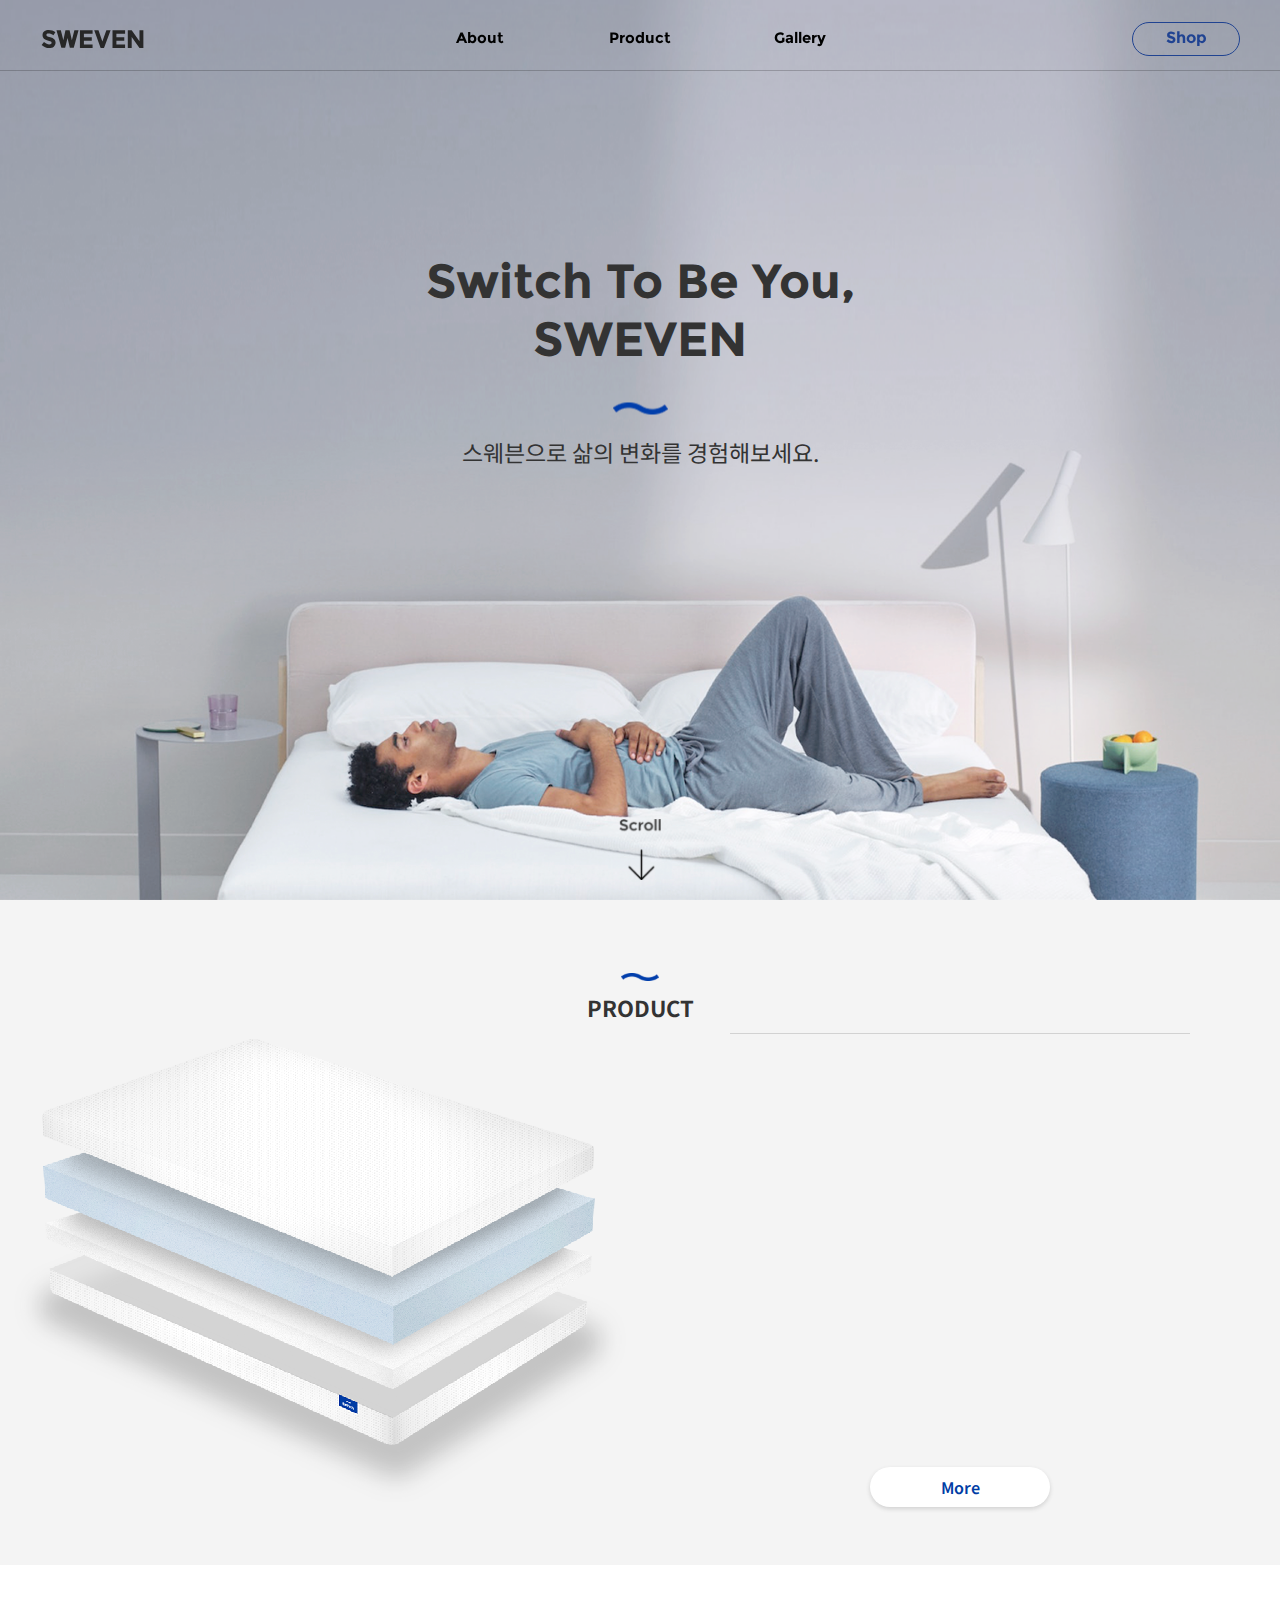
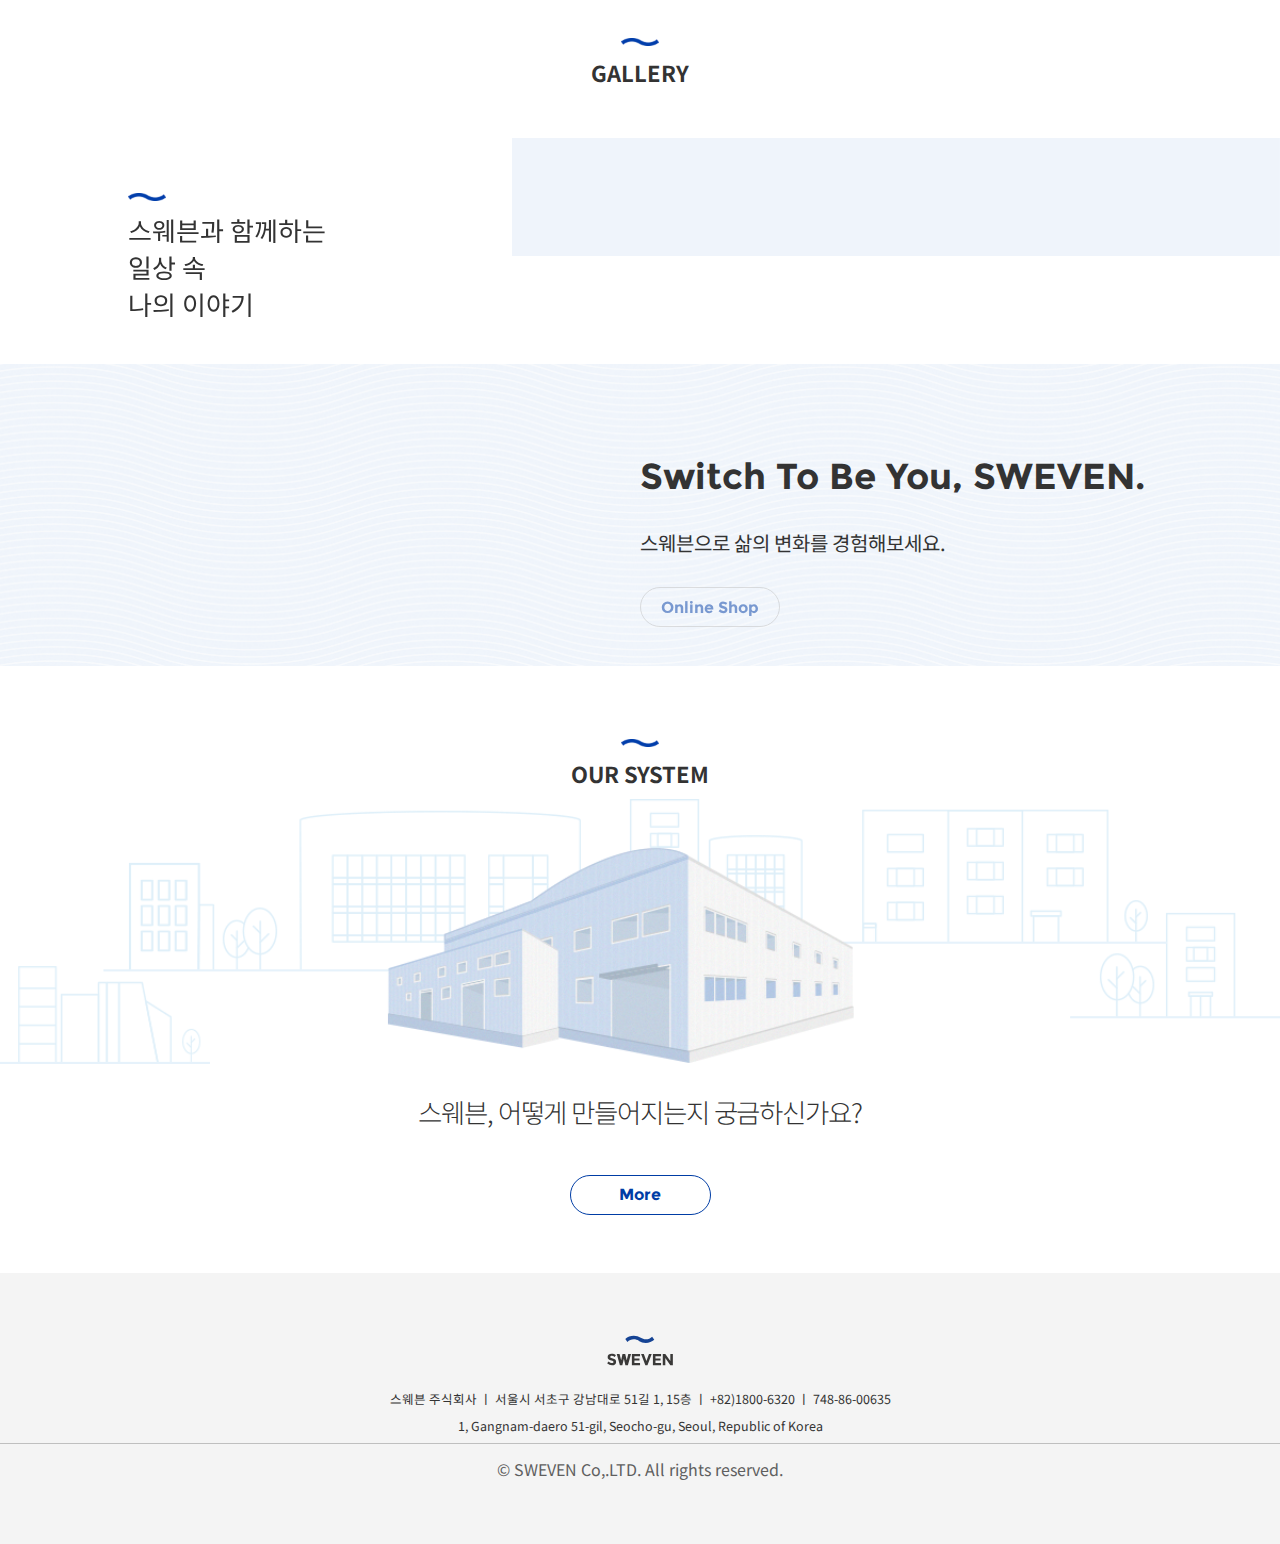
<file: index.html>
<!DOCTYPE html>
<html lang="en">
<head>
  <meta charset="UTF-8">
  <meta name="viewport" content="width=device-width, initial-scale=1.0">
  <meta http-equiv="X-UA-Compatible" content="ie=edge">
  <link href="https://fonts.googleapis.com/css?family=Noto+Sans|Noto+Sans+KR" rel="stylesheet">
  <link rel="stylesheet" href="css/common.css">
  <link rel="stylesheet" href="css/flickity.css">
  <link rel="stylesheet" href="css/style.css">
  <link rel="stylesheet" href="css/responsive.css">
  <script src="js/jquery-3.3.1.min.js"></script>
  <script src="js/animation.js" defer="defer"></script>
  <script src="js/flickity.pkgd.min.js"></script>
  <script src="js/script.js"></script>
  <title>sweven</title>
</head>
<body>
  
<!-- navigation -->
<div id="header">
  <div class="wrap">
    
    <!-- use desktop -->
    <div class="gnb is-desktop">
      <h1 class="logo">
        <a href="index.html">
          <img src="images/header/sweven_tit.svg" alt="스웨븐">
        </a>
      </h1>
      <ul class="navigation">
        <li class="links"><a class="en" href="about1.html">about</a></li>
        <li class="links"><a class="en" href="product.html">product</a></li>
        <li class="links"><a class="en" href="gallery.html">gallery</a></li>
      </ul>
      <div class="shop_link">
        <a class="en" href="#">shop</a>
      </div>
    </div>
    
    <!-- use mobile -->
    <div class="m_gnb is-mobile">
      <div class="wrap">
        <a id="burger_btn" href="#">
          <img src="images/main/burger_btn.png" alt="메뉴열기">
        </a>
        <h1 class="logo">
          <a href="index.html">
            <img src="images/header/sweven_tit.svg" alt="스웨븐">
          </a>
        </h1>
        <a id="cart_btn" href="">
          <img src="images/main/cart_btn.png" alt="상점가기">
        </a>
      </div>
      <div class="navigation_wrap">
        <h2>
          Switch To Be You, <br>
          SWEVEN
          <a id="close_btn" href="#">
            <img src="images/main/close_btn.png" alt="닫기">
          </a>
        </h2>
        <ul class="navigation">
          <li class="links"><a class="" href="about1.html">about</a></li>
          <li class="links"><a class="" href="product.html">product</a></li>
          <li class="links"><a class="" href="gallery.html">gallery</a></li>
          <li class="links"><a class="" href="">shop</a></li>
        </ul>
      </div>
      <div id="dim">
      </div>
    </div>
  </div>
</div>
<!-- end navigation -->

  <!-- main contents -->
  <div id="main" class="container main">
    <!-- use desktop -->
    <div class="visual is-desktop">
      <div class="text_box">
        <h2 class="visual_title en">
          Switch To Be You, SWEVEN
        </h2>
        <img src="images/main/sweven_logo.png" alt="스웨븐 로고">
        <p class="sub_title">
          스웨븐으로 삶의 변화를 경험해보세요.
        </p>
      </div>
      <a id="scrollDown" href="#">
        <img src="images/main/scroll_down.png" alt="아래 화살표">
      </a>
    </div>
    <!-- use mobile -->
    <div class="m_visual is-mobile">
      <img src="images/main/m_main_visual.png" alt="">
      <a id="m_scrollDown"href="">
        <img src="/images/main/scroll_down.png" alt="">
      </a>
    </div>
    <div class="contents">
      <div class="wrap">
        <div class="inner">
          
          <!-- section1 product -->
          <div class="section product">
            <div class="wrap">
              <h3 class="section_tit en">
                <img src="images/main/sweven_logo.png" alt="스웨븐 로고">
                <p>PRODUCT</p>
              </h3>
              <div class="product_intro flex_cont">
								<div class="cont left">
									<!-- mattress animation -->
									<div class="index-animation">
										<div id="AnimationContainer" class="animation-container">
											<div class="animation-wrap">
												<picture id="layer-blue"> <img
													class="lazyautosizes lazyloaded" alt=""
													src="images/main/bottom_sweven.png"
													data-src="images/main/bottom_sweven.png"
													id="layer-blue-img" data-sizes="auto" sizes="852px">
												</picture>
												<picture id="layer-springs"> <img
													class="lazyautosizes lazyloaded" alt=""
													src="images/main/supporter.png"
													data-src="images/supporter.png" id="layer-springs-img"
													data-sizes="auto" sizes="852px"> </picture>
												<picture id="layer-grey"> <img
													class="lazyautosizes lazyloaded" alt=""
													src="images/main/memory_foam.png"
													data-src="images/memory_foam.png" id="layer-grey-img"
													data-sizes="auto" sizes="852px"> </picture>
												<picture id="layer-top"> <img
													class="lazyautosizes lazyloaded" alt=""
													src="images/main/top_sweven.png"
													data-src="images/main/top_sweven.png" id="layer-top-img"
													data-sizes="auto" sizes="852px"> </picture>
											</div>
										</div>
									</div>
									<div id="IntersectionTrigger"></div>
								</div>
                <div class="cont right">
                  <ul class="product_infomation">
                    <li class="list flex_cont lazyload1">
                      <img class="thumbnail" src="images/main/product_thumb1.png" alt="">
                      <div class="detail">
                        <h4>렌징 텐셀 삼중직 니트 원단</h4>  
                        <p>부드럽고 고급스러운 감촉, <br> 포근함을 더한 텐셀 3중직 양면 커버</p>
                      </div>
                    </li>
                    <li class="list flex_cont lazyload2">
                      <img class="thumbnail" src="images/main/product_thumb2.png" alt="">
                      <div class="detail">
                        <h4>고밀도 오픈셀 메모리폼</h4>  
                        <p>내구성과 복원력이 우수한 60kg/m3의 <br> 고밀도 메모리폼 사용</p>
                      </div>
                    </li>
                    <li class="list flex_cont lazyload3">
                      <img class="thumbnail" src="images/main/product_thumb3.png" alt="">
                      <div class="detail">
                        <h4>이중 레이어 구조</h4>  
                        <p>메모리폼의 편안함과 <br> 탄탄하게 받쳐주는 지지력</p>
                      </div>
                    </li>
                  </ul>
                  <div class="btn_wrap">
                    <a class="more_btn" href="#">
                      More
                    </a>
                  </div>
                </div>
              </div>
            </div>
          </div>
          <!-- end section1 product -->

          <!-- section2 gallery -->
          <div class="section gallery">
            <div class="wrap">
              <h3 class="section_tit en">
                <img src="images/main/sweven_logo.png" alt="스웨븐 로고">
                <p>GALLERY</p>
              </h3>
              <!-- slick slide use -->
              <div class="slider_container">
                <ul class="main_slide lazyload2">
                  <li class="slides">
                    <img src="images/main/slide_img1.png" alt="">
                  </li>
                  <li class="slides">
                    <img src="images/main/slide_img2.png" alt="">
                  </li>
                  <li class="slides">
                    <img src="images/main/slide_img3.png" alt="">
                  </li>
                  <li class="slides">
                    <img src="images/main/slide_img3.png" alt="">
                  </li>
                  <li class="slides">
                    <img src="images/main/slide_img3.png" alt="">
                  </li>
                  <li class="slides">
                    <img src="images/main/slide_img3.png" alt="">
                  </li>
                  <li class="slides">
                    <img src="images/main/slide_img3.png" alt="">
                  </li>
                  <li class="slides">
                    <img src="images/main/slide_img3.png" alt="">
                  </li>
                  <li class="slides">
                    <img src="images/main/slide_img3.png" alt="">
                  </li>
                  <li class="slides">
                    <img src="images/main/slide_img3.png" alt="">
                  </li>
                  <li class="slides">
                    <img src="images/main/slide_img3.png" alt="">
                  </li>
                </ul>
                <div class="gallery_sub is-desktop">
                  <img src="images/main/sweven_logo.png" alt="">
                  <p>
                    스웨븐과 함께하는 <br>
                    일상 속 <br>
                    나의 이야기
                  </p>
                </div>
              </div>
              <!-- end slick slide use -->
            </div>
          </div>
          <!-- end section2 gallery -->
          
          <!-- shop banner -->
          <div id="banner">
            <div class="wrap">
              <div class="flex_cont">
                <div class="cont left">
                  <img class="lazyload2 is-desktop" src="images/main/banner_img.png" alt="">
                  <img class="lazyload2 is-mobile" src="images/main/m_banner_img.png" alt="">
                </div>
                <div class="cont right">
                  <h4 class="en">Switch To Be You, SWEVEN.</h4>  
                  <p>스웨븐으로 삶의 변화를 경험해보세요.</p>
                  <a class="shop_link en" href="#">Online Shop</a>
                </div>
              </div>
            </div>
          </div>
          <!-- end shop banner -->
          
          <!-- section3 system -->
          <div class="section our_system">
            <div class="wrap">
              <h3 class="section_tit en">
                <img src="images/main/sweven_logo.png" alt="스웨븐 로고">
                <p>OUR SYSTEM</p>
              </h3>
              <div class="bg_wrap">
                <img class="is-desktop" src="images/main/system_bg.png" alt="">
                <img class="is-mobile" src="images/main/m_system_bg.png" alt="">
              </div>
              <h4 class="sub_title">
                스웨븐,  어떻게 만들어지는지 궁금하신가요?
              </h4>
              <div class="btn_wrap">
                <a class="more_btn en" href="#">
                  More
                </a>
              </div>
            </div>
          </div>
          <!-- end section3 system -->
          
        </div>
      </div>
    </div>
  </div>
  
  <!-- footer -->
  <div id="footer">
    <div class="wrap">
      <h1 class="footer_logo">
        <img src="images/footer/sweven_logo_footer.svg" alt="">
      </h1>
      <p class="footer_info">
        스웨븐 주식회사   ㅣ   서울시 서초구 강남대로 51길 1, 15층   ㅣ   +82)1800-6320   ㅣ   748-86-00635
      </p>
      <p class="address">
         1, Gangnam-daero 51-gil, Seocho-gu, Seoul, Republic of Korea
      </p>
    </div>
    <div class="copywrite">
      © SWEVEN Co,.LTD. All rights reserved.
    </div>
  </div>
  <!-- end footer -->
  <script>
// main page slider
// use flickity
  $('.main_slide').flickity({
  // options
  cellAlign: 'left',
  contain: true,
  wrapAround: true,
  pageDots: false
  });

  // slides first child hide
  $('.flickity-button').click(function () {
    //effect when the click slides button
    $('.gallery_sub').fadeOut(200);
  })
</script>
</body>
</html>
</file>
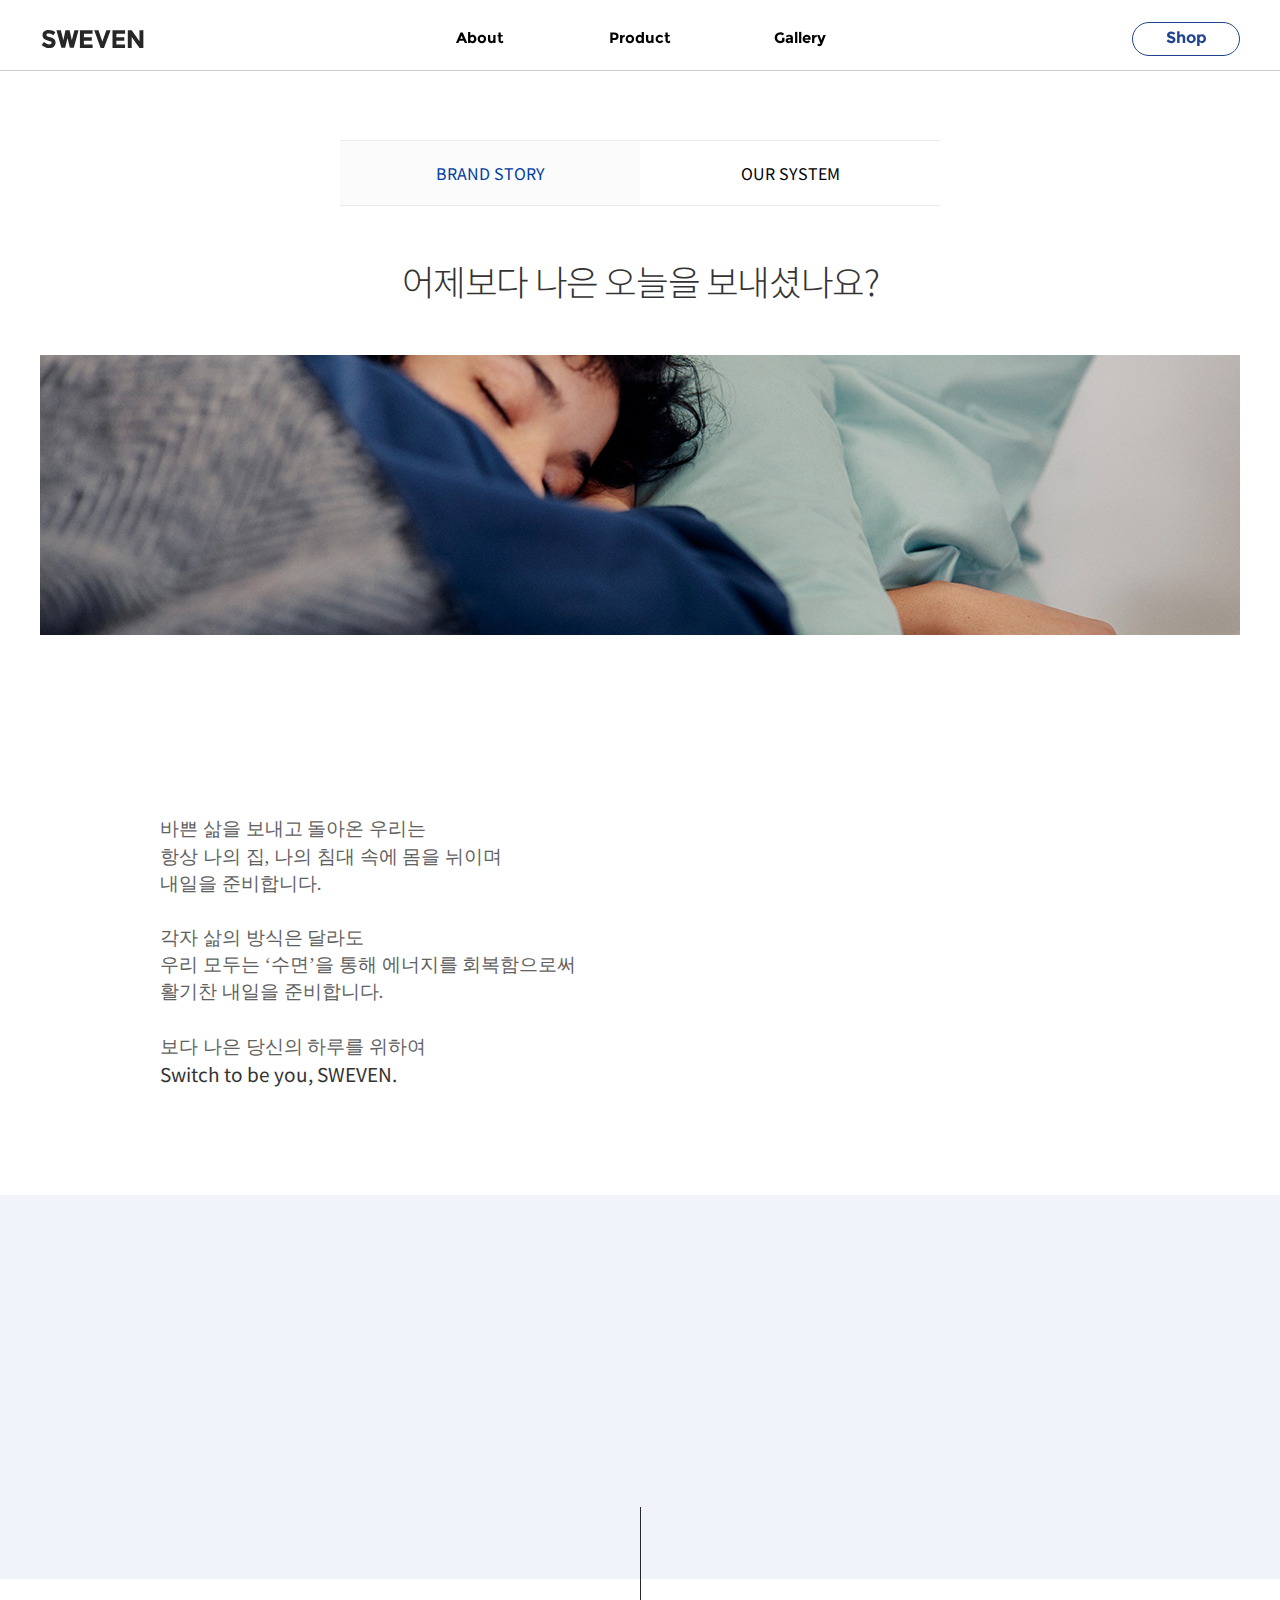
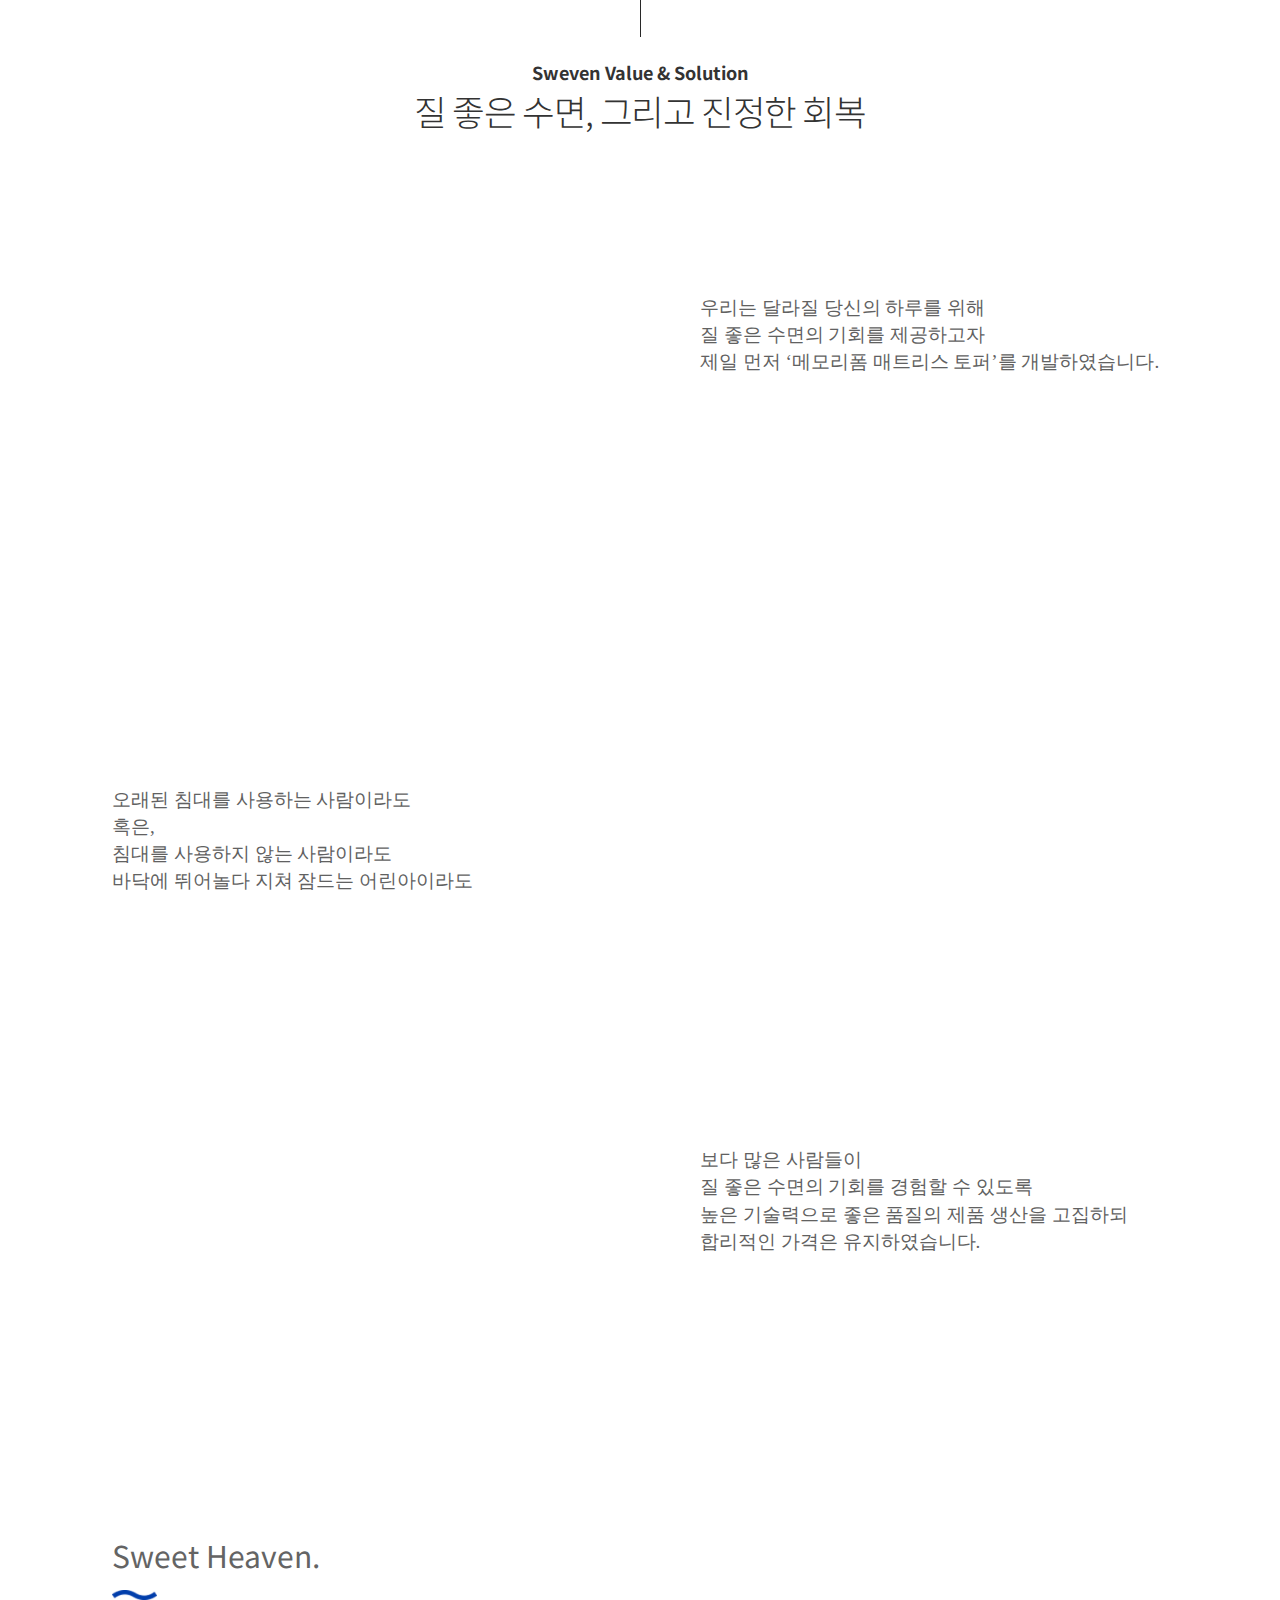
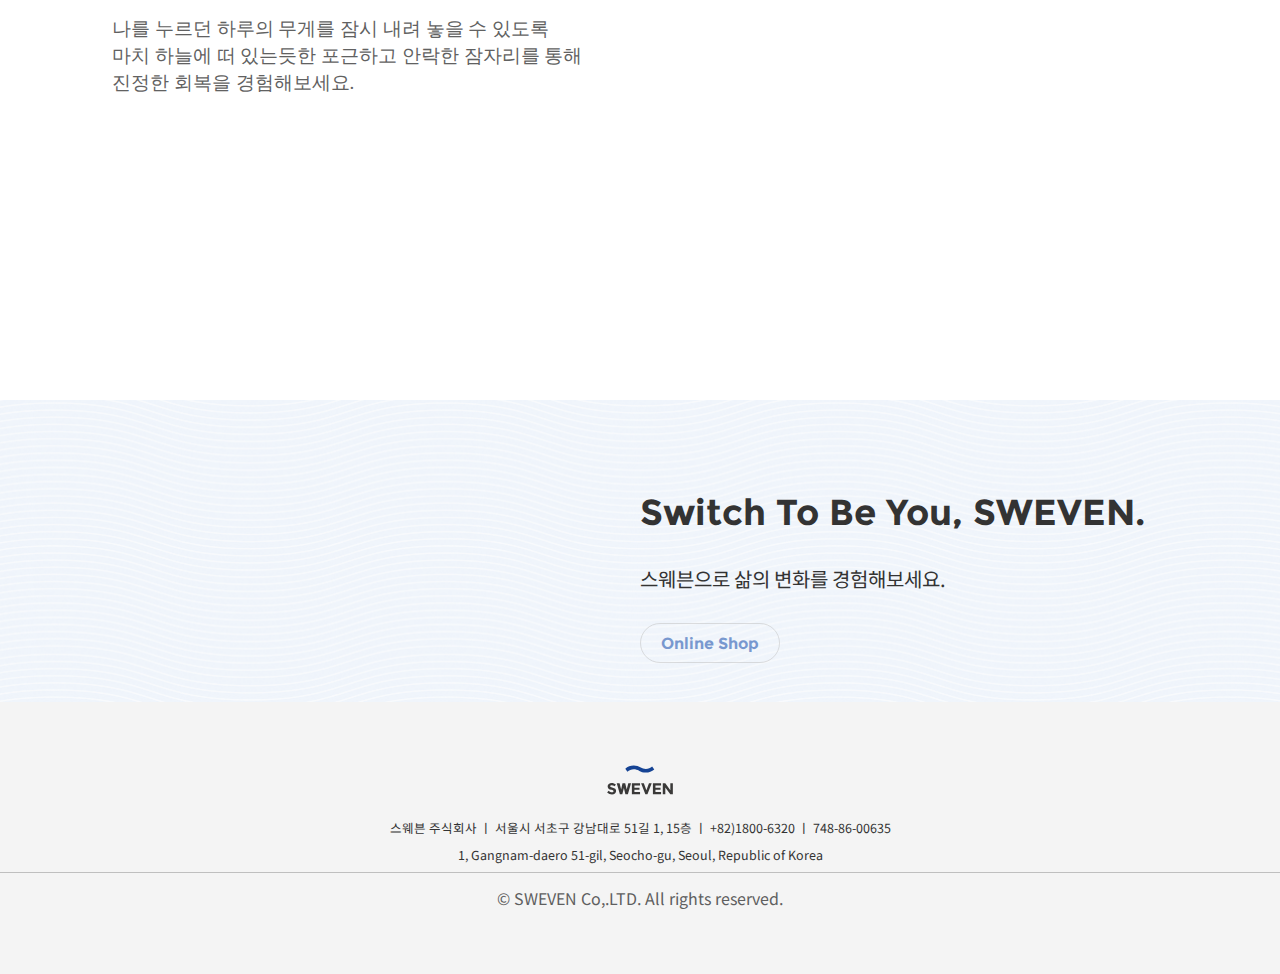
<file: about1.html>
<!DOCTYPE html>
<html lang="en">

<head>
  <meta charset="UTF-8">
  <meta name="viewport" content="width=device-width, initial-scale=1.0">
  <meta http-equiv="X-UA-Compatible" content="ie=edge">
  <link href="https://fonts.googleapis.com/css?family=Montserrat" rel="stylesheet">
  <link href="https://fonts.googleapis.com/css?family=Noto+Sans|Noto+Sans+KR" rel="stylesheet">
  <link rel="stylesheet" href="css/common.css">
  <link rel="stylesheet" href="css/flickity.css">
  <link rel="stylesheet" href="css/style.css">
  <link rel="stylesheet" href="css/responsive.css">
  <script src="js/jquery-3.3.1.min.js"></script>
  <script src="js/animation.js" defer="defer"></script>
  <script src="js/flickity.pkgd.min.js"></script>
  <script src="js/script.js"></script>
  <title>sweven::about</title>
</head>

<body>

<!-- navigation -->
<div id="header">
  <div class="wrap">

    <!-- use desktop -->
    <div class="gnb is-desktop">
      <h1 class="logo">
        <a href="index.html">
          <img src="images/header/sweven_tit.svg" alt="스웨븐">
        </a>
      </h1>
      <ul class="navigation">
        <li class="links"><a class="en" href="about1.html">about</a></li>
        <li class="links"><a class="en" href="product.html">product</a></li>
        <li class="links"><a class="en" href="gallery.html">gallery</a></li>
      </ul>
      <div class="shop_link">
        <a class="en" href="#">shop</a>
      </div>
    </div>

    <!-- use mobile -->
    <div class="m_gnb is-mobile">
      <div class="wrap">
        <a id="burger_btn" href="#">
          <img src="images/main/burger_btn.png" alt="메뉴열기">
        </a>
        <h1 class="logo">
          <a href="index.html">
            <img src="images/header/sweven_tit.svg" alt="스웨븐">
          </a>
        </h1>
        <a id="cart_btn" href="">
          <img src="images/main/cart_btn.png" alt="상점가기">
        </a>
      </div>
      <div class="navigation_wrap">
        <h2>
          Switch To Be You, <br>
          SWEVEN
          <a id="close_btn" href="#">
            <img src="images/main/close_btn.png" alt="닫기">
          </a>
        </h2>
        <ul class="navigation">
          <li class="links"><a class="" href="about1.html">about</a></li>
          <li class="links"><a class="" href="product.html">product</a></li>
          <li class="links"><a class="" href="gallery.html">gallery</a></li>
          <li class="links"><a class="" href="">shop</a></li>
        </ul>
      </div>
      <div id="dim">
      </div>
    </div>
  </div>
</div>
<!-- end navigation -->

  <!-- about1 contents -->
  <div id="about" class="container about1">
    <!-- page tab -->
    <div class="page_tab">
      <div class="wrap">
        <ul class="page_list flex_cont">
          <li class="list active en"><a href="about1.html">BRAND STORY</a></li>
          <li class="list en"><a href="about2.html">OUR SYSTEM</a></li>
        </ul>
      </div>
    </div>
    <!-- end page tab --> 
    
    <div class="contetns">
      <div class="wrap">
        <div class="inner">

          <!-- first section -->
          <div class="section first">
            <h3 class="section_title is-desktop">
              어제보다 나은 오늘을 보내셨나요?
            </h3>
            <h3 class="section_title is-mobile">
              어제보다 나은 <br>
              오늘을 보내셨나요?
            </h3>
            
            <!-- hero banner -->
            <div class="hero">
              <img src="images/about/about_hero.png" alt="">
            </div>
            <!-- end hero banner -->
            
            <!-- first content -->
            <div class="sub_section first">
              <div class="flex_cont">
                <div class="cont txt">
                  바쁜 삶을 보내고 돌아온 우리는 <br>
                  항상 나의 집, 나의 침대 속에 몸을 뉘이며 <br>
                  내일을 준비합니다. <br>
                  <br>
                  각자 삶의 방식은 달라도<br>
                  우리 모두는 ‘수면’을 통해 에너지를 회복함으로써 <br>
                  활기찬 내일을 준비합니다. <br>
                  <br>
                  보다 나은 당신의 하루를 위하여 <br>
                  <strong>Switch to be you, SWEVEN.</strong> 
                </div>    
                <div class="cont img">
                  <img class="lazyload1" src="images/about/dummy_img1.png" alt="">
                </div>    
              </div>
              <div class="bg_wrap"></div>
            </div>
            <!-- end first content -->
            
          </div>
          <!-- end first section -->

          <!-- second section -->
          <div class="section second">
            <h3 class="section_title is-desktop">
              <strong>Sweven Value & Solution</strong> 
              질 좋은 수면, 그리고 진정한 회복
            </h3>
            <h3 class="section_title is-mobile">
              <strong>Sweven Value & Solution</strong> 
              질 좋은 수면, <br>
              그리고 진정한 회복
            </h3>
             <!-- first content -->
            <div class="sub_section first">
              <div class="flex_cont">
                <div class="cont img">
                  <img class="lazyload1" src="images/about/dummy_img2.png" alt="">
                </div>    
                <div class="cont txt">
                  우리는 달라질 당신의 하루를 위해 <br>
                  질 좋은 수면의 기회를 제공하고자 <br>
                  제일 먼저 ‘메모리폼 매트리스 토퍼’를 개발하였습니다. 
                </div>    
              </div>
            </div>
            <!-- end first content -->
            
            <!-- second content -->
            <div class="sub_section second">
              <div class="flex_cont">
                <div class="cont txt">
                  오래된 침대를 사용하는 사람이라도 <br>
                  혹은, <br>
                  침대를 사용하지 않는 사람이라도 <br>
                  바닥에 뛰어놀다 지쳐 잠드는 어린아이라도
                </div>    
                <div class="cont img">
                  <img class="lazyload1" src="images/about/dummy_img3.png" alt="">
                </div>    
              </div>
            </div>
            <!-- end second content -->

            <!-- third content -->
            <div class="sub_section third">
              <div class="flex_cont">
                <div class="cont img">
                  <img class="lazyload1" src="images/about/dummy_img4.png" alt="">
                </div>    
                <div class="cont txt is-desktop">
                  보다 많은 사람들이 <br>
                  질 좋은 수면의 기회를 경험할 수 있도록 <br>
                  높은 기술력으로 좋은 품질의 제품 생산을 고집하되 <br>
                  합리적인 가격은 유지하였습니다. <br>
                </div>    
                <div class="cont txt is-mobile">
                  보다 많은 사람들이 질 좋은 수면의 기회를 경험할 수 있도록 <br>
                  높은 기술력으로 좋은 품질의 제품 생산을 고집하되 <br>
                  합리적인 가격은 유지하였습니다. <br>
                </div>    
              </div>
            </div>
            <!-- end third content -->
            
            <!-- fourth content -->
            <div class="sub_section fourth">
              <div class="flex_cont">
                <div class="cont txt">
                  <strong>Sweet Heaven.</strong> <br>
                  <img src="images/main/sweven_logo.png" alt=""> <br>
                  나를 누르던 하루의 무게를 잠시 내려 놓을 수 있도록 <br>
                  마치 하늘에 떠 있는듯한 포근하고 안락한 잠자리를 통해 <br>
                  진정한 회복을 경험해보세요.
                </div>    
                <div class="cont img">
                  <img class="lazyload1" src="images/about/dummy_img5.png" alt="">
                </div>    
              </div>
            </div>
            <!-- end fourth content -->
          
          </div>
          <!-- end second section -->

        </div>
      </div>
    </div>
  </div>
  <!-- end about1 contents -->
  
<!-- shop banner -->
<div id="banner">
  <div class="wrap">
    <div class="flex_cont">
      <div class="cont left">
        <img class="lazyload2 is-desktop" src="images/main/banner_img.png" alt="">
        <img class="lazyload2 is-mobile" src="images/main/m_banner_img.png" alt="">
      </div>
      <div class="cont right">
        <h4 class="en">Switch To Be You, SWEVEN.</h4>
        <p>스웨븐으로 삶의 변화를 경험해보세요.</p>
        <a class="shop_link en" href="#">Online Shop</a>
      </div>
    </div>
  </div>
</div>
<!-- end shop banner -->
  
  <!-- footer -->
  <div id="footer">
    <div class="wrap">
      <h1 class="footer_logo">
        <img src="images/footer/sweven_logo_footer.svg" alt="">
      </h1>
      <p class="footer_info">
        스웨븐 주식회사   ㅣ   서울시 서초구 강남대로 51길 1, 15층   ㅣ   +82)1800-6320   ㅣ   748-86-00635
      </p>
      <p class="address">
         1, Gangnam-daero 51-gil, Seocho-gu, Seoul, Republic of Korea
      </p>
    </div>
    <div class="copywrite">
      © SWEVEN Co,.LTD. All rights reserved.
    </div>
  </div>
  <!-- end footer -->
</body>

</html>
</file>
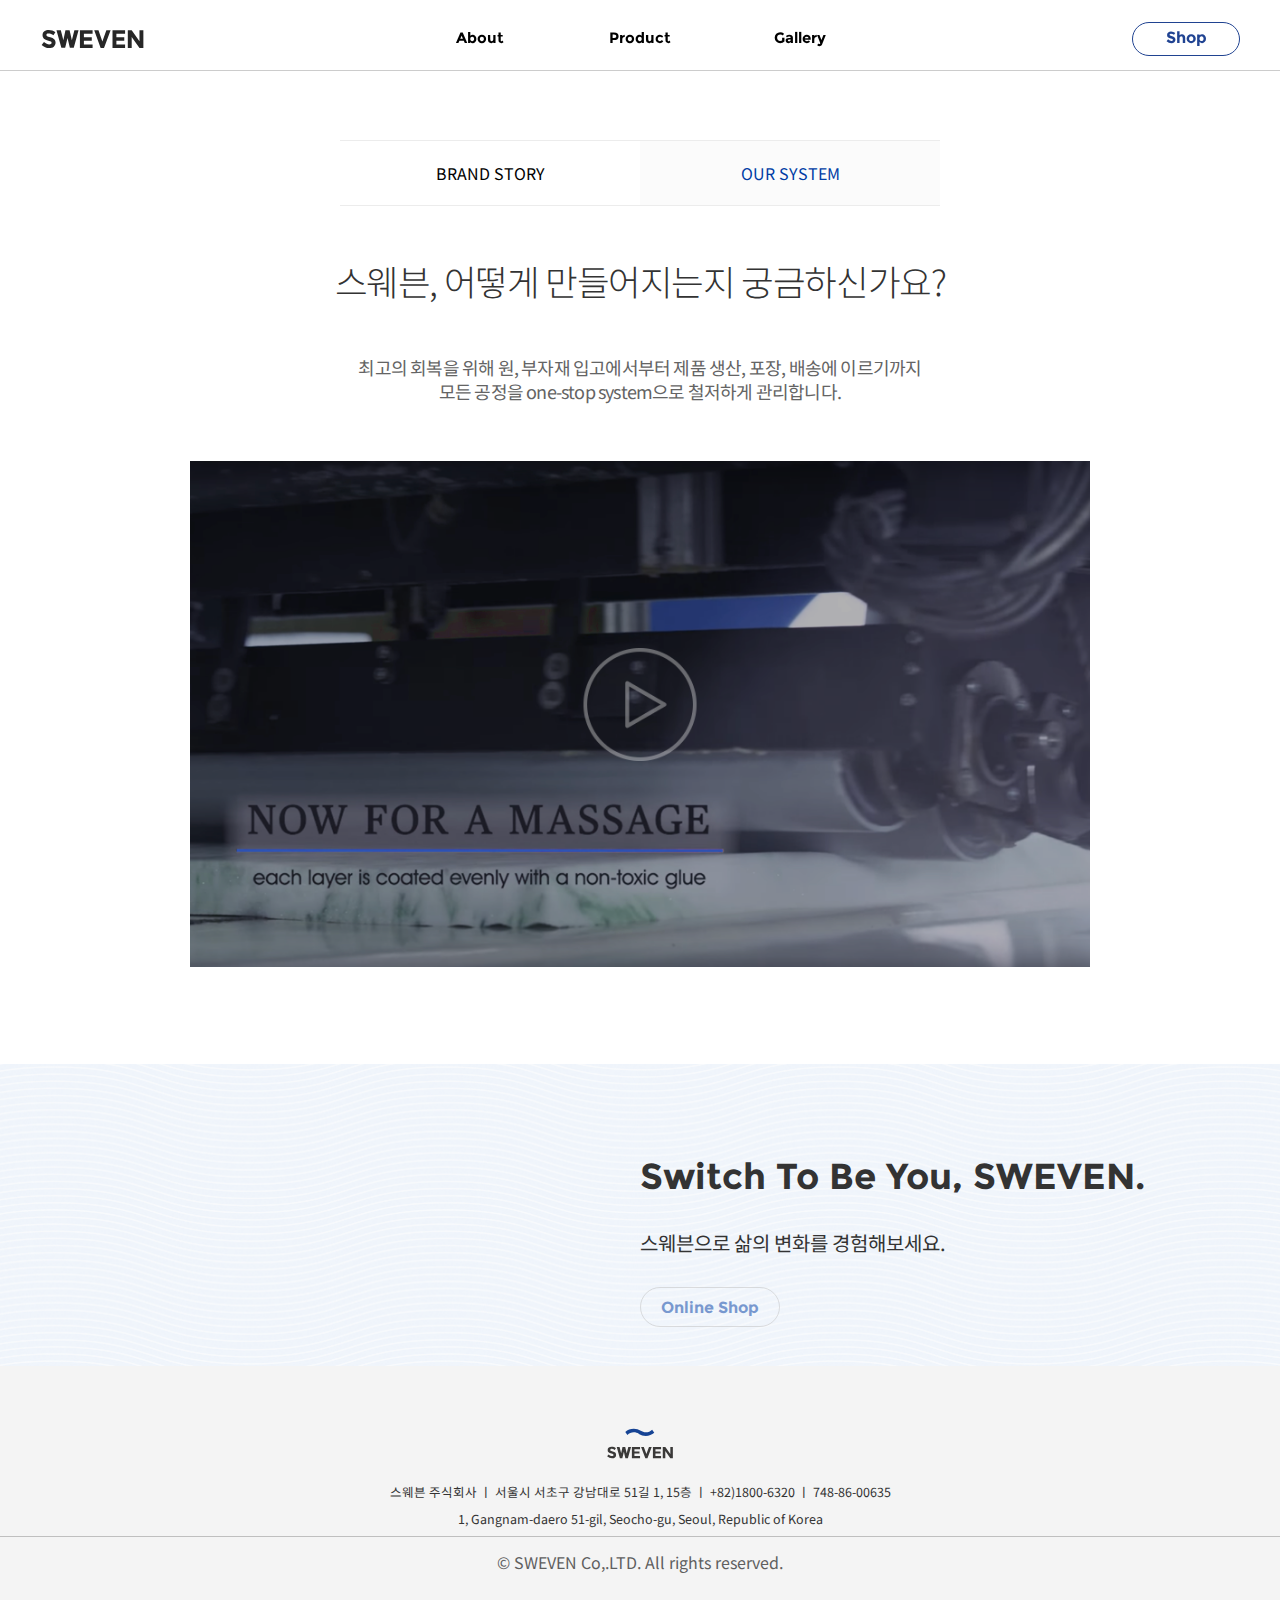
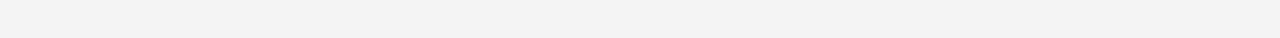
<file: about2.html>
<!DOCTYPE html>
<html lang="en">

<head>
  <meta charset="UTF-8">
  <meta name="viewport" content="width=device-width, initial-scale=1.0">
  <meta http-equiv="X-UA-Compatible" content="ie=edge">
  <link href="https://fonts.googleapis.com/css?family=Montserrat" rel="stylesheet">
  <link href="https://fonts.googleapis.com/css?family=Noto+Sans|Noto+Sans+KR" rel="stylesheet">
  <link rel="stylesheet" href="css/common.css">
  <link rel="stylesheet" href="css/flickity.css">
  <link rel="stylesheet" href="css/style.css">
  <link rel="stylesheet" href="css/responsive.css">
  <script src="js/jquery-3.3.1.min.js"></script>
  <script src="js/animation.js" defer="defer"></script>
  <script src="js/flickity.pkgd.min.js"></script>
  <script src="js/script.js"></script>
  <title>sweven</title>
</head>

<body>

<!-- navigation -->
<div id="header">
  <div class="wrap">

    <!-- use desktop -->
    <div class="gnb is-desktop">
      <h1 class="logo">
        <a href="index.html">
          <img src="images/header/sweven_tit.svg" alt="스웨븐">
        </a>
      </h1>
      <ul class="navigation">
        <li class="links"><a class="en" href="about1.html">about</a></li>
        <li class="links"><a class="en" href="product.html">product</a></li>
        <li class="links"><a class="en" href="gallery.html">gallery</a></li>
      </ul>
      <div class="shop_link">
        <a class="en" href="#">shop</a>
      </div>
    </div>

    <!-- use mobile -->
    <div class="m_gnb is-mobile">
      <div class="wrap">
        <a id="burger_btn" href="#">
          <img src="images/main/burger_btn.png" alt="메뉴열기">
        </a>
        <h1 class="logo">
          <a href="index.html">
            <img src="images/header/sweven_tit.svg" alt="스웨븐">
          </a>
        </h1>
        <a id="cart_btn" href="">
          <img src="images/main/cart_btn.png" alt="상점가기">
        </a>
      </div>
      <div class="navigation_wrap">
        <h2>
          Switch To Be You, <br>
          SWEVEN
          <a id="close_btn" href="#">
            <img src="images/main/close_btn.png" alt="닫기">
          </a>
        </h2>
        <ul class="navigation">
          <li class="links"><a class="" href="about1.html">about</a></li>
          <li class="links"><a class="" href="product.html">product</a></li>
          <li class="links"><a class="" href="gallery.html">gallery</a></li>
          <li class="links"><a class="" href="">shop</a></li>
        </ul>
      </div>
      <div id="dim">
      </div>
    </div>
  </div>
</div>
<!-- end navigation -->

  <!-- about2 contents -->
  <div id="about" class="container about2">
    <!-- page tab -->
    <div class="page_tab">
      <div class="wrap">
        <ul class="page_list flex_cont">
          <li class="list en"><a href="about1.html">BRAND STORY</a></li>
          <li class="list active en"><a href="about2.html">OUR SYSTEM</a></li>
        </ul>
      </div>
    </div> 
    <!-- end page tab -->
    
    <div class="contetns">
      <div class="wrap">
        <div class="inner">
          <div class="section">
            <h3 class="section_title is-desktop">
              스웨븐, 어떻게 만들어지는지 궁금하신가요?
            </h3>
            <h3 class="section_title is-mobile">
              스웨븐, <br>
              어떻게 만들어지는지 궁금하신가요?
            </h3>
            <p class="sub_section_title is-desktop">
              최고의 회복을 위해 원, 부자재 입고에서부터 제품 생산, 포장, 배송에 이르기까지 <br>
              모든 공정을 one-stop system으로 철저하게 관리합니다.
            </p>
            <p class="sub_section_title is-mobile">
              최고의 회복을 위해 원, 부자재 입고에서부터 <br>
              제품 생산, 포장, 배송에 이르기까지 <br>
              모든 공정을 one-stop system으로 철저하게 관리합니다.
            </p>
            <div class="video_wrap">
              <div class="img_box">
                <a href="#">
                  <img src="images/about/video_img.png" alt="">
                </a>
                <!-- iframe -->
              </div>
            </div>
          </div>
        </div>
      </div>
    </div>
  </div>
  <!-- end about2 contents -->

<!-- shop banner -->
<div id="banner">
  <div class="wrap">
    <div class="flex_cont">
      <div class="cont left">
        <img class="lazyload2 is-desktop" src="images/main/banner_img.png" alt="">
        <img class="lazyload2 is-mobile" src="images/main/m_banner_img.png" alt="">
      </div>
      <div class="cont right">
        <h4 class="en">Switch To Be You, SWEVEN.</h4>
        <p>스웨븐으로 삶의 변화를 경험해보세요.</p>
        <a class="shop_link en" href="#">Online Shop</a>
      </div>
    </div>
  </div>
</div>
<!-- end shop banner -->
  
  <!-- footer -->
  <div id="footer">
    <div class="wrap">
      <h1 class="footer_logo">
        <img src="images/footer/sweven_logo_footer.svg" alt="">
      </h1>
      <p class="footer_info">
        스웨븐 주식회사   ㅣ   서울시 서초구 강남대로 51길 1, 15층   ㅣ   +82)1800-6320   ㅣ   748-86-00635
      </p>
      <p class="address">
         1, Gangnam-daero 51-gil, Seocho-gu, Seoul, Republic of Korea
      </p>
    </div>
    <div class="copywrite">
      © SWEVEN Co,.LTD. All rights reserved.
    </div>
  </div>
  <!-- end footer -->
</body>

</html>
</file>
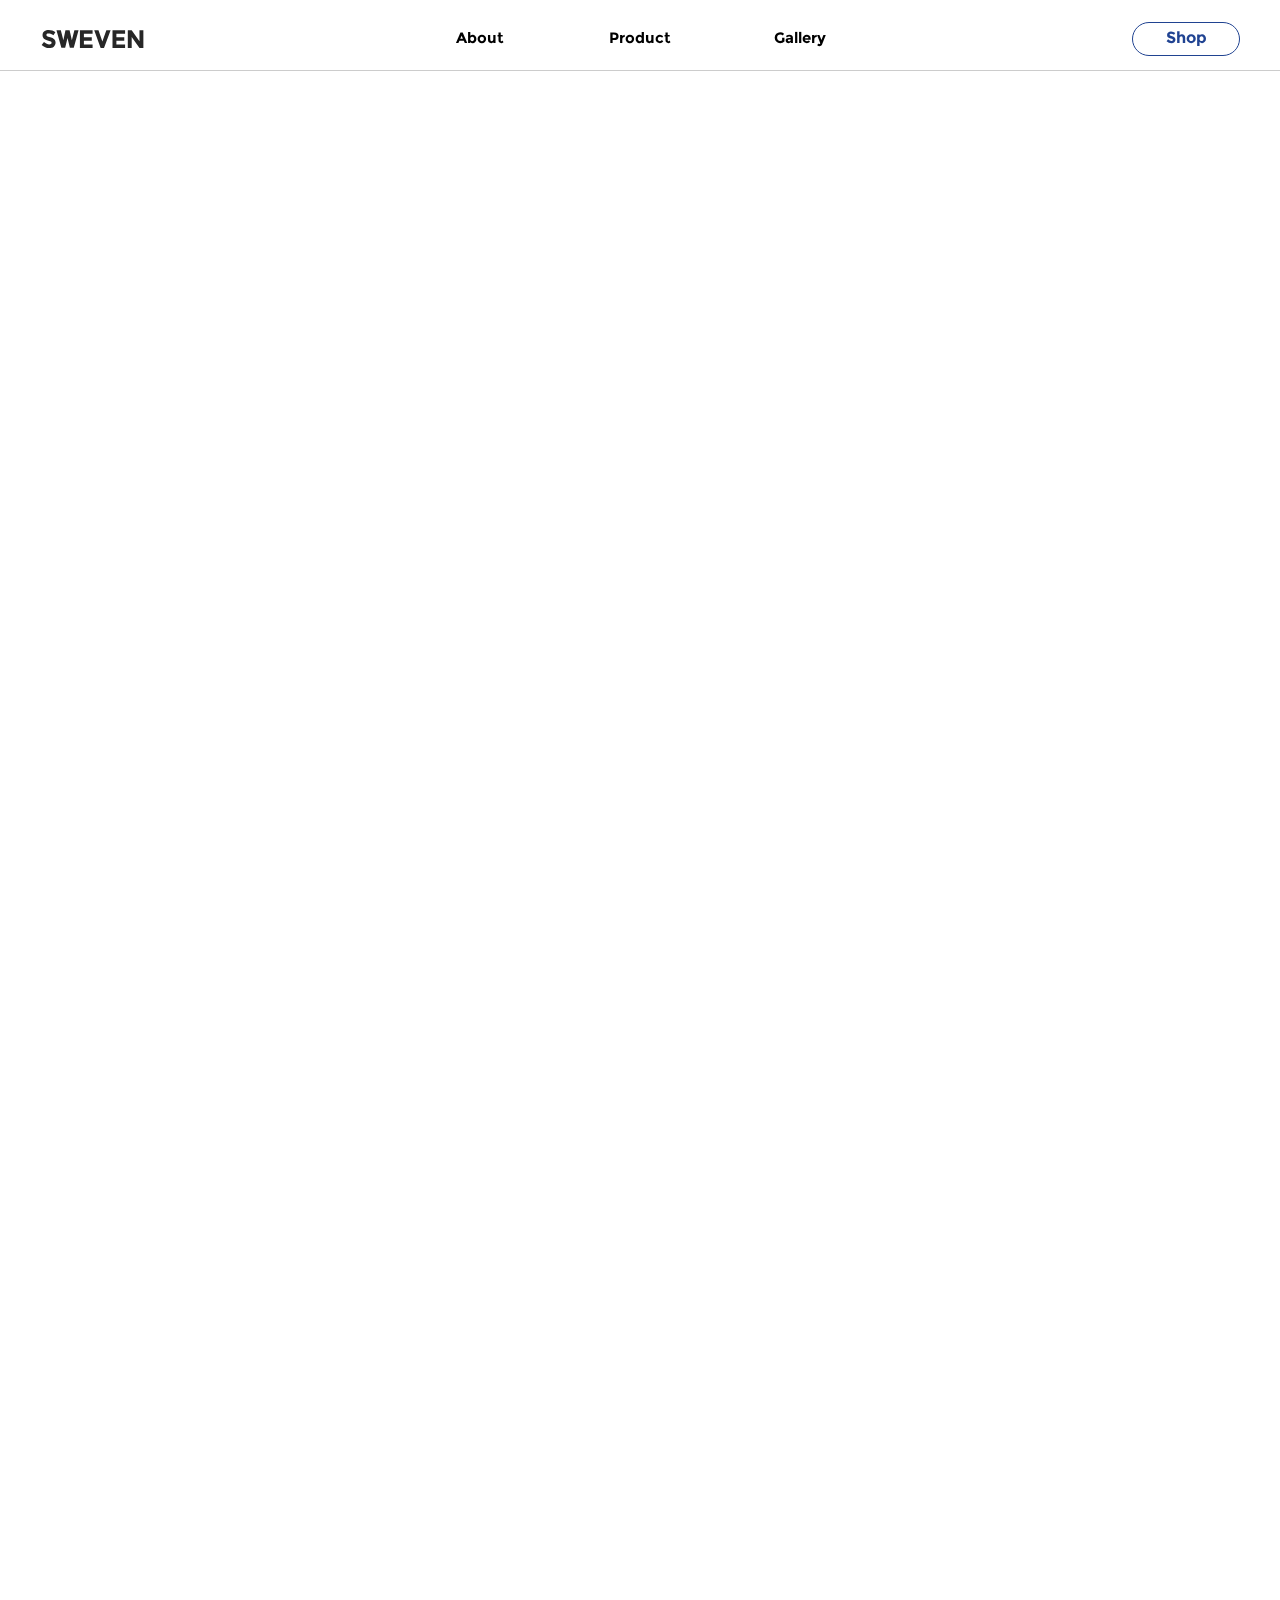
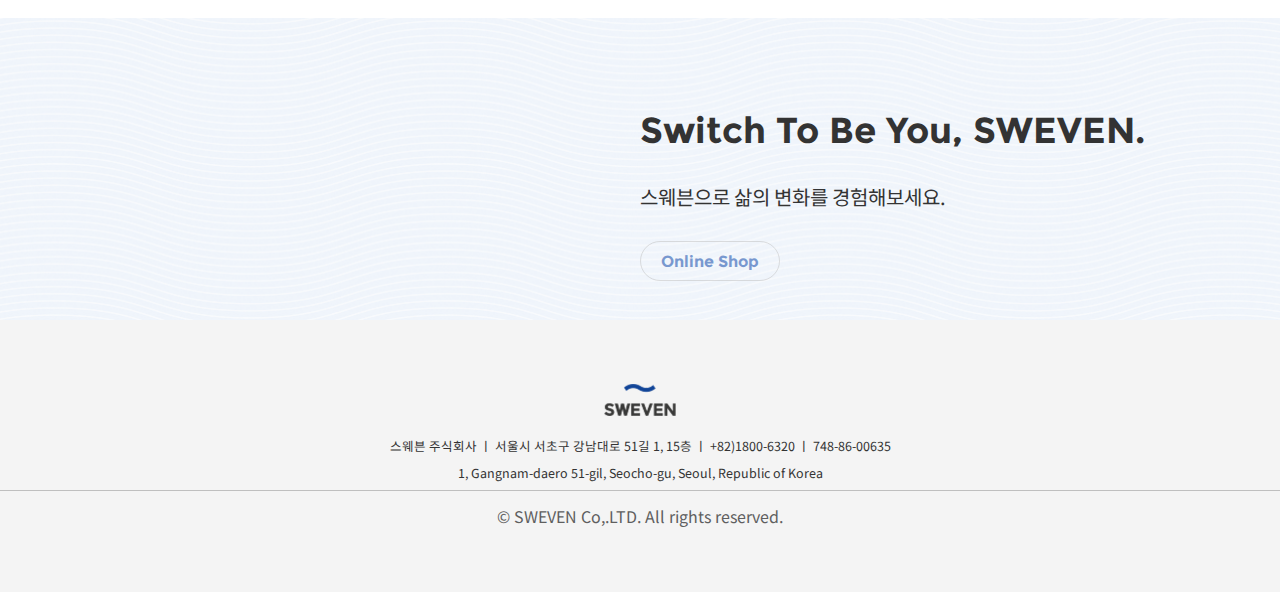
<file: gallery.html>
<!DOCTYPE html>
<html lang="en">

<head>
  <meta charset="UTF-8">
  <meta name="viewport" content="width=device-width, initial-scale=1.0">
  <meta http-equiv="X-UA-Compatible" content="ie=edge">
  <link href="https://fonts.googleapis.com/css?family=Montserrat" rel="stylesheet">
  <link href="https://fonts.googleapis.com/css?family=Noto+Sans|Noto+Sans+KR" rel="stylesheet">
  <link rel="stylesheet" href="css/common.css">
  <link rel="stylesheet" href="css/flickity.css">
  <link rel="stylesheet" href="css/style.css">
  <link rel="stylesheet" href="css/responsive.css">
  <script src="js/jquery-3.3.1.min.js"></script>
  <script src="js/animation.js" defer="defer"></script>
  <script src="js/flickity.pkgd.min.js"></script>
  <script src="js/script.js"></script>
  <title>sweven::gallery</title>
</head>

<body>

<!-- navigation -->
<div id="header">
  <div class="wrap">

    <!-- use desktop -->
    <div class="gnb is-desktop">
      <h1 class="logo">
        <a href="index.html">
          <img src="images/header/sweven_tit.svg" alt="스웨븐">
        </a>
      </h1>
      <ul class="navigation">
        <li class="links"><a class="en" href="about1.html">about</a></li>
        <li class="links"><a class="en" href="product.html">product</a></li>
        <li class="links"><a class="en" href="gallery.html">gallery</a></li>
      </ul>
      <div class="shop_link">
        <a class="en" href="#">shop</a>
      </div>
    </div>

    <!-- use mobile -->
    <div class="m_gnb is-mobile">
      <div class="wrap">
        <a id="burger_btn" href="#">
          <img src="images/main/burger_btn.png" alt="메뉴열기">
        </a>
        <h1 class="logo">
          <a href="index.html">
            <img src="images/header/sweven_tit.svg" alt="스웨븐">
          </a>
        </h1>
        <a id="cart_btn" href="">
          <img src="images/main/cart_btn.png" alt="상점가기">
        </a>
      </div>
      <div class="navigation_wrap">
        <h2>
          Switch To Be You, <br>
          SWEVEN
          <a id="close_btn" href="#">
            <img src="images/main/close_btn.png" alt="닫기">
          </a>
        </h2>
        <ul class="navigation">
          <li class="links"><a class="" href="about1.html">about</a></li>
          <li class="links"><a class="" href="product.html">product</a></li>
          <li class="links"><a class="" href="gallery.html">gallery</a></li>
          <li class="links"><a class="" href="">shop</a></li>
        </ul>
      </div>
      <div id="dim">
      </div>
    </div>
  </div>
</div>
<!-- end navigation -->
  
  <div id="gallery" class="container gallery">
    <div class="wrap">
      <div class="inner">
        <ul class="gallery_list">
          <li class="list lazyload2">
            <a href="#">
              <div class="gallery_img">
                <img src="images/gallery/gallery_img1.png" alt="">
              </div>
              <span class="date">2018-11-01</span>
            </a>
          </li>
          <li class="list lazyload2">
            <a href="#">
              <div class="gallery_img">
                <img src="images/gallery/gallery_img1.png" alt="">
              </div>
              <span class="date">2018-11-01</span>
            </a>
          </li>
          <li class="list lazyload2">
            <a href="#">
              <div class="gallery_img">
                <img src="images/gallery/gallery_img1.png" alt="">
              </div>
              <span class="date">2018-11-01</span>
            </a>
          </li>
          <li class="list lazyload2">
            <a href="#">
              <div class="gallery_img">
                <img src="images/gallery/gallery_img1.png" alt="">
              </div>
              <span class="date">2018-11-01</span>
            </a>
          </li>
          <li class="list lazyload2">
            <a href="#">
              <div class="gallery_img">
                <img src="images/gallery/gallery_img1.png" alt="">
              </div>
              <span class="date">2018-11-01</span>
            </a>
          </li>
          <li class="list lazyload2">
            <a href="#">
              <div class="gallery_img">
                <img src="images/gallery/gallery_img1.png" alt="">
              </div>
              <span class="date">2018-11-01</span>
            </a>
          </li>
          <li class="list lazyload2">
            <a href="#">
              <div class="gallery_img">
                <img src="images/gallery/gallery_img1.png" alt="">
              </div>
              <span class="date">2018-11-01</span>
            </a>
          </li>
          <li class="list lazyload2">
            <a href="#">
              <div class="gallery_img">
                <img src="images/gallery/gallery_img1.png" alt="">
              </div>
              <span class="date">2018-11-01</span>
            </a>
          </li>
        </ul>
      </div>
    </div>
  </div>

<!-- shop banner -->
<div id="banner">
  <div class="wrap">
    <div class="flex_cont">
      <div class="cont left">
        <img class="lazyload2 is-desktop" src="images/main/banner_img.png" alt="">
        <img class="lazyload2 is-mobile" src="images/main/m_banner_img.png" alt="">
      </div>
      <div class="cont right">
        <h4 class="en">Switch To Be You, SWEVEN.</h4>
        <p>스웨븐으로 삶의 변화를 경험해보세요.</p>
        <a class="shop_link en" href="#">Online Shop</a>
      </div>
    </div>
  </div>
</div>
<!-- end shop banner -->

  <!-- footer -->
  <div id="footer">
    <div class="wrap">
      <h1 class="footer_logo">
        <img src="images/main/footer_logo.png" alt="">
      </h1>
      <p class="footer_info">
        스웨븐 주식회사 ㅣ 서울시 서초구 강남대로 51길 1, 15층 ㅣ +82)1800-6320 ㅣ 748-86-00635
      </p>
      <p class="address">
        1, Gangnam-daero 51-gil, Seocho-gu, Seoul, Republic of Korea
      </p>
    </div>
    <div class="copywrite">
      © SWEVEN Co,.LTD. All rights reserved.
    </div>
  </div>
  <!-- end footer -->
</body>

</html>
</file>
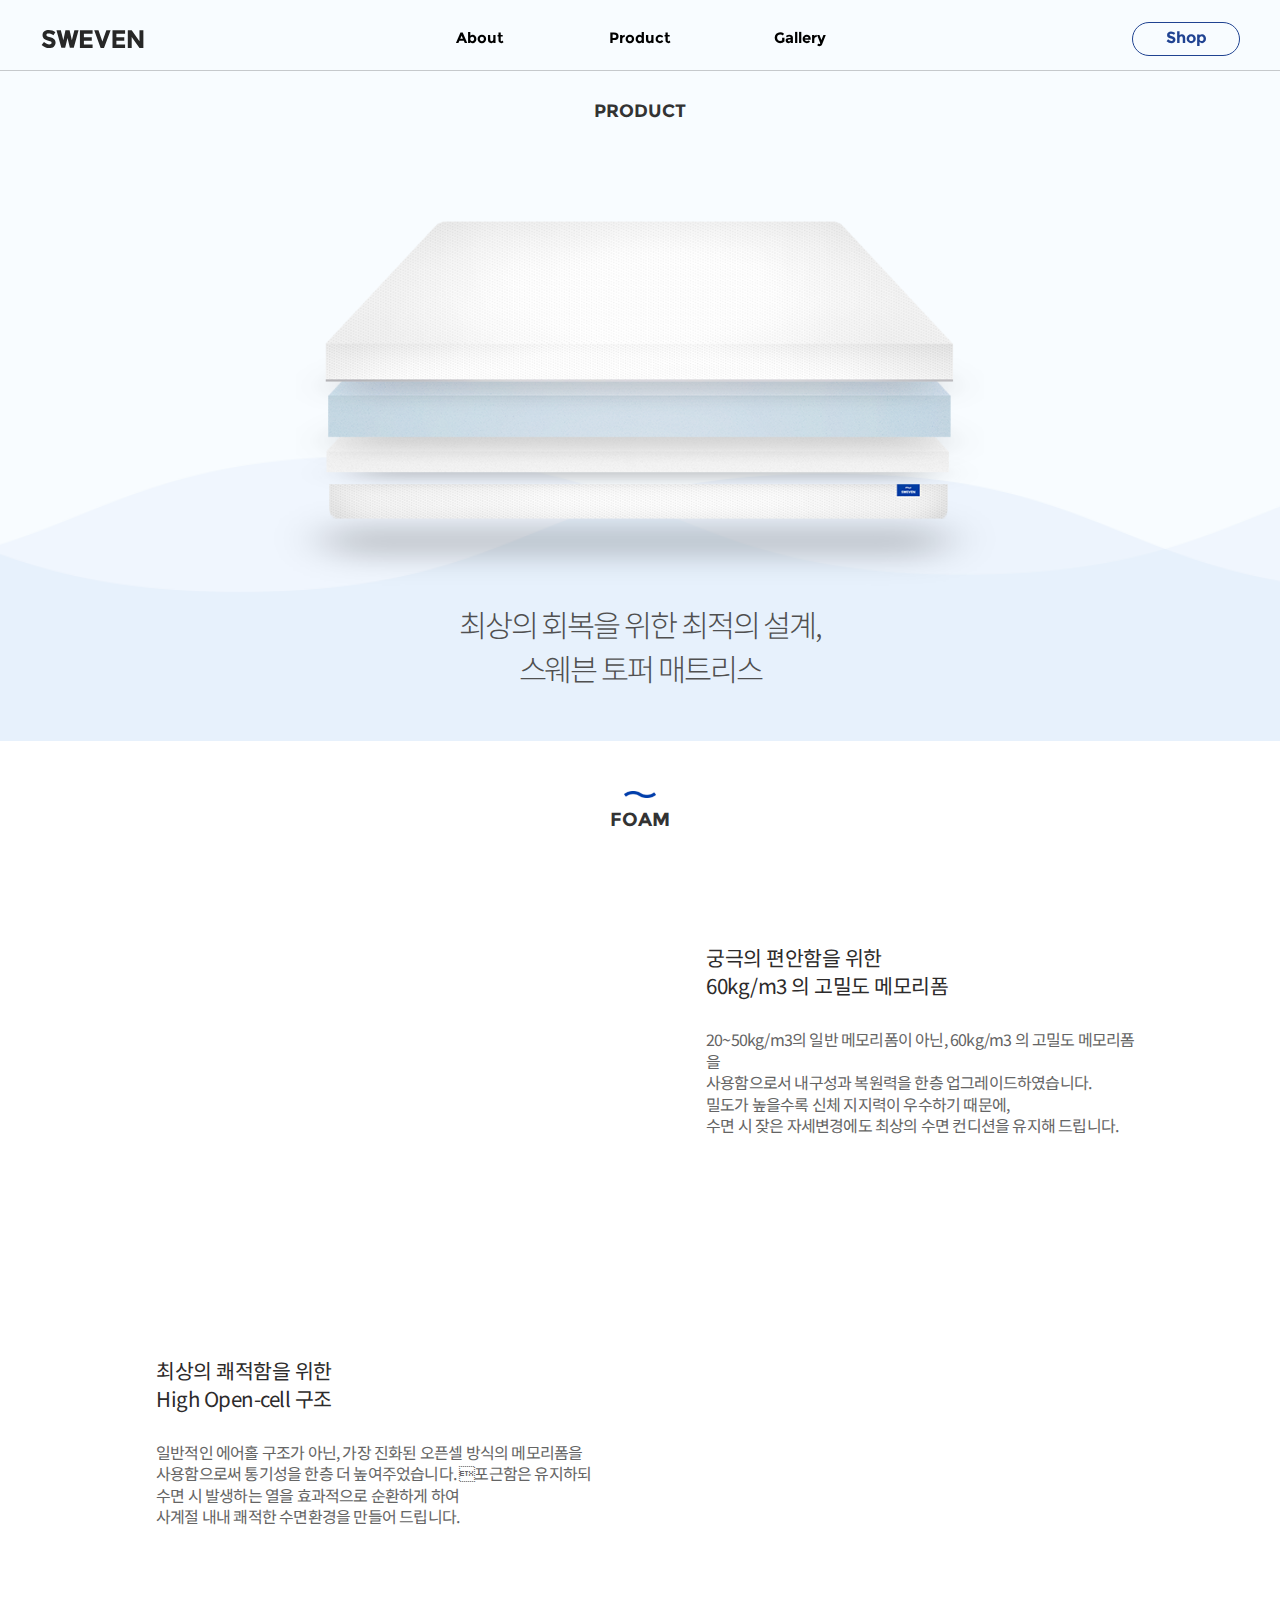
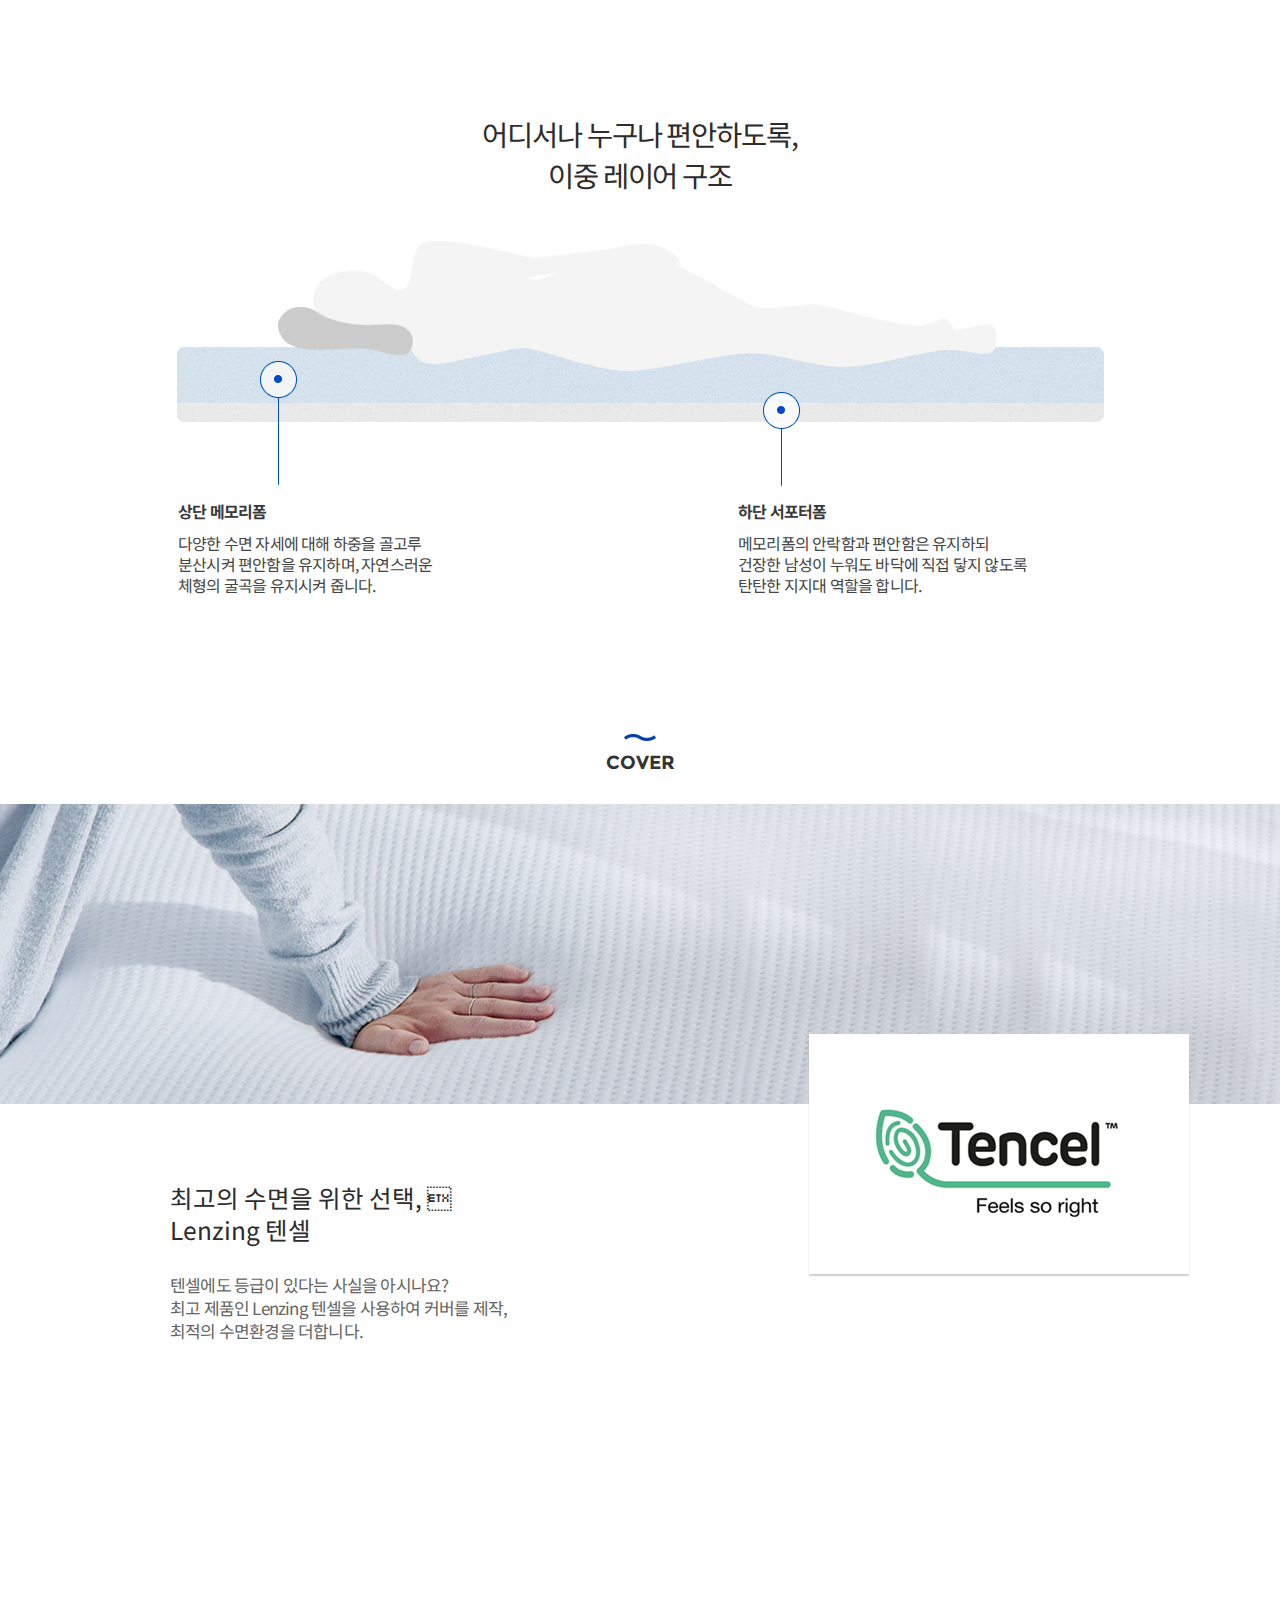
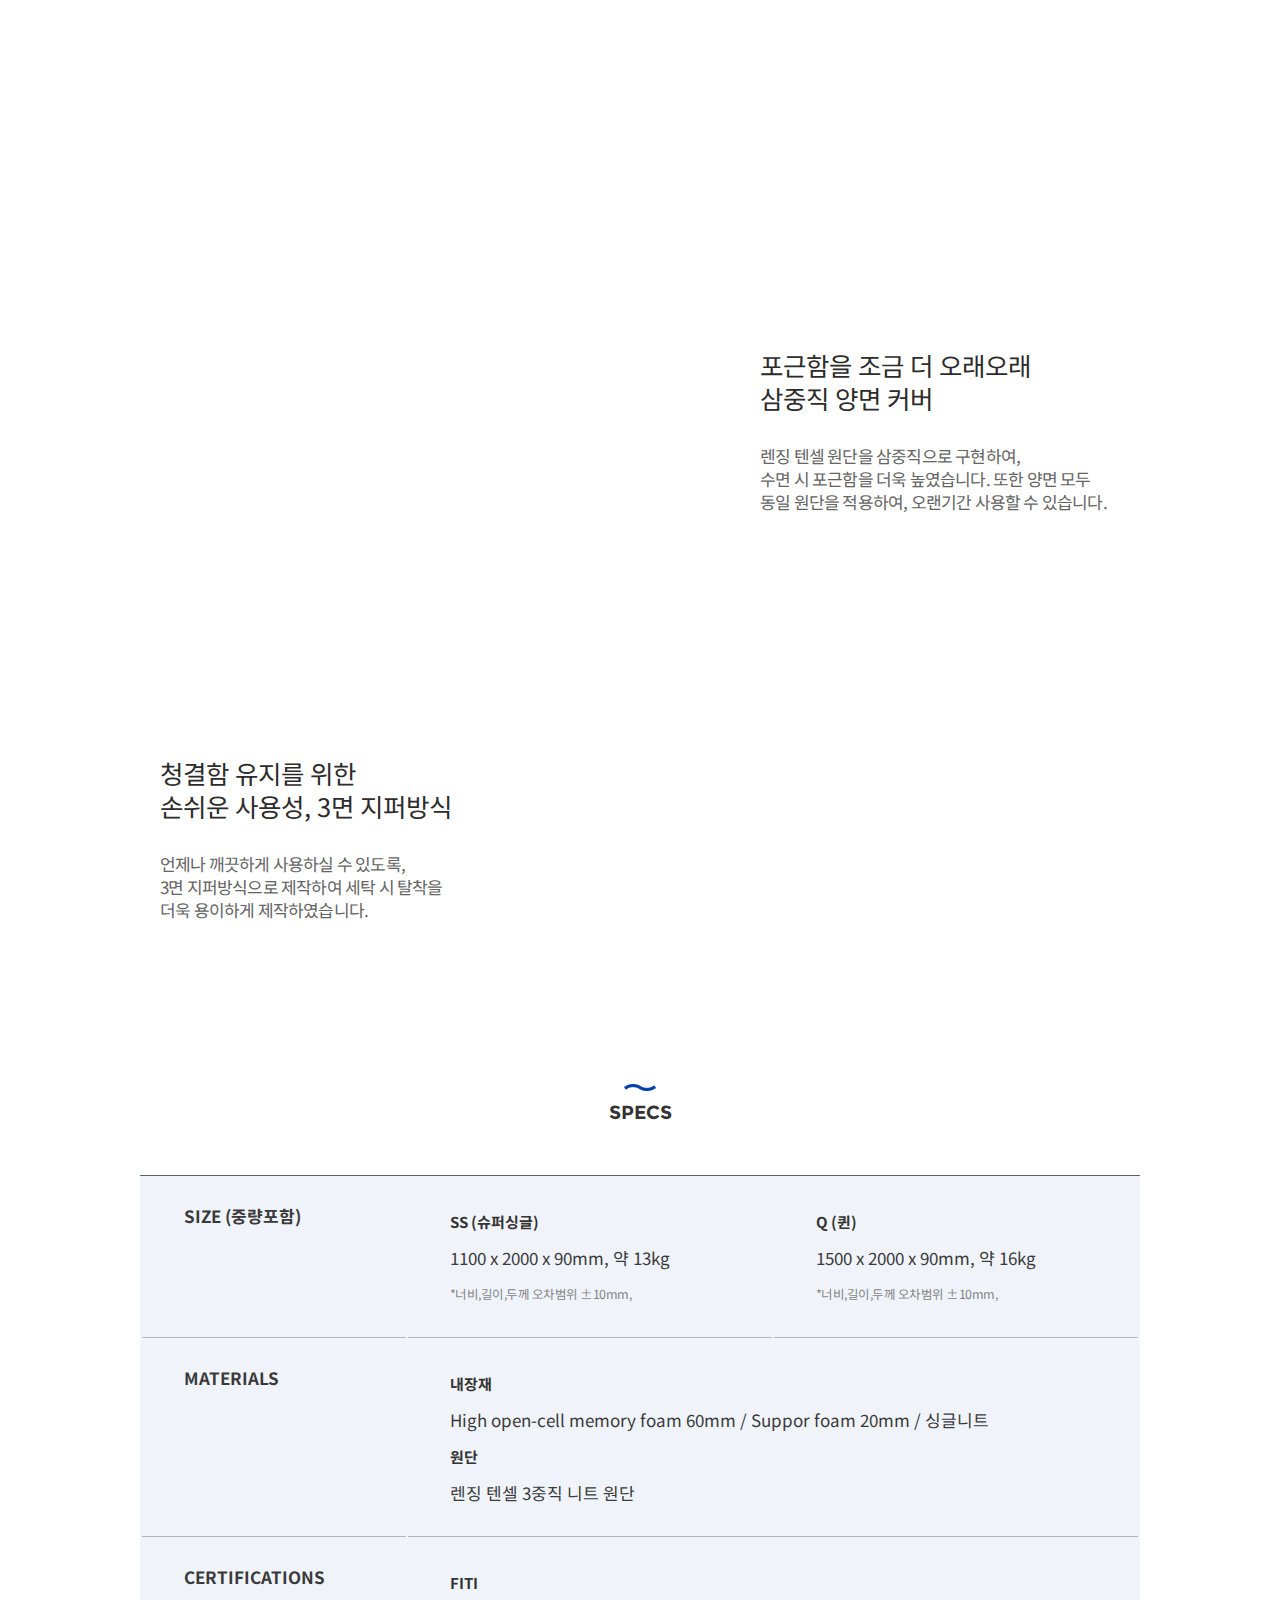
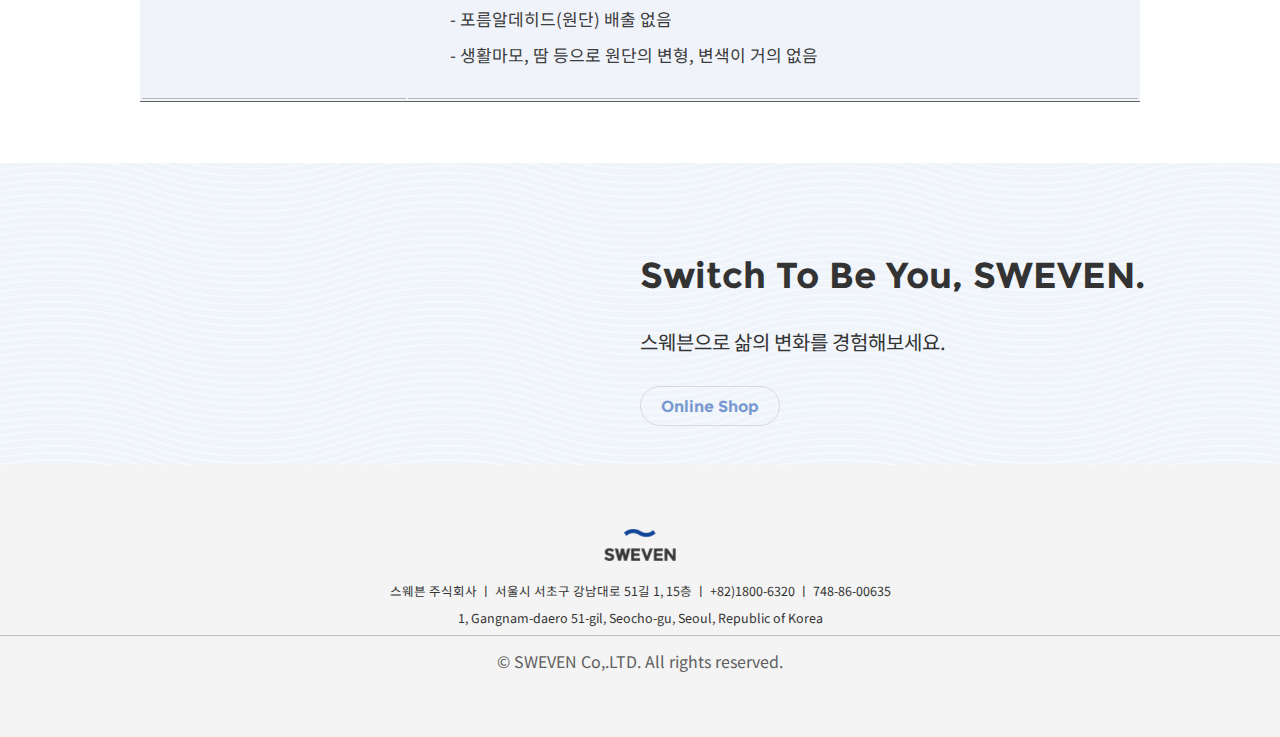
<file: product.html>
<!DOCTYPE html>
<html lang="en">

<head>
  <meta charset="UTF-8">
  <meta name="viewport" content="width=device-width, initial-scale=1.0">
  <meta http-equiv="X-UA-Compatible" content="ie=edge">
  <link href="https://fonts.googleapis.com/css?family=Montserrat" rel="stylesheet">
  <link href="https://fonts.googleapis.com/css?family=Noto+Sans|Noto+Sans+KR" rel="stylesheet">
  <link rel="stylesheet" href="css/common.css">
  <link rel="stylesheet" href="css/flickity.css">
  <link rel="stylesheet" href="css/style.css">
  <link rel="stylesheet" href="css/responsive.css">
  <script src="js/jquery-3.3.1.min.js"></script>
  <script src="http://ajax.googleapis.com/ajax/libs/jquery/1.9.1/jquery.min.js"></script>
  <script src="js/animation.js" defer="defer"></script>
  <script src="js/flickity.pkgd.min.js"></script>
  <script src="js/script.js"></script>
  <title>sweven::product</title>
  <script>
    $(window).load(function() {

    jQuery('.c-tech-intro').addClass('is-transitioned');
    });
  </script>
</head>

<body>

<!-- navigation -->
<div id="header">
  <div class="wrap">

    <!-- use desktop -->
    <div class="gnb is-desktop">
      <h1 class="logo">
        <a href="index.html">
          <img src="images/header/sweven_tit.svg" alt="스웨븐">
        </a>
      </h1>
      <ul class="navigation">
        <li class="links"><a class="en" href="about1.html">about</a></li>
        <li class="links"><a class="en" href="product.html">product</a></li>
        <li class="links"><a class="en" href="gallery.html">gallery</a></li>
      </ul>
      <div class="shop_link">
        <a class="en" href="#">shop</a>
      </div>
    </div>

    <!-- use mobile -->
    <div class="m_gnb is-mobile">
      <div class="wrap">
        <a id="burger_btn" href="#">
          <img src="images/main/burger_btn.png" alt="메뉴열기">
        </a>
        <h1 class="logo">
          <a href="index.html">
            <img src="images/header/sweven_tit.svg" alt="스웨븐">
          </a>
        </h1>
        <a id="cart_btn" href="">
          <img src="images/main/cart_btn.png" alt="상점가기">
        </a>
      </div>
      <div class="navigation_wrap">
        <h2>
          Switch To Be You, <br>
          SWEVEN
          <a id="close_btn" href="#">
            <img src="images/main/close_btn.png" alt="닫기">
          </a>
        </h2>
        <ul class="navigation">
          <li class="links"><a class="" href="about1.html">about</a></li>
          <li class="links"><a class="" href="product.html">product</a></li>
          <li class="links"><a class="" href="gallery.html">gallery</a></li>
          <li class="links"><a class="" href="">shop</a></li>
        </ul>
      </div>
      <div id="dim">
      </div>
    </div>
  </div>
</div>
<!-- end navigation -->
  
  <div id="product" class="container product">
    <div class="top_visual">
      <div class="wrap">
        <h2 class="en">PRODUCT</h2>
        <!-- product animation -->
          <div class="c-tech-intro u-bg-med-gray">
            <div class="c-tech-intro__mattress">
              <div class="c-tech-intro__part c-tech-intro__part--core"></div>
              <div class="c-tech-intro__part c-tech-intro__part--smt"></div>
              <div class="c-tech-intro__part c-tech-intro__part--reticulated"></div>
              <div class="c-tech-intro__part c-tech-intro__part--top"></div>
            </div>
          </div>
        <!-- end product animation -->
        <p>
          최상의 회복을 위한 최적의 설계, <br>
          스웨븐 토퍼 매트리스
        </p>
      </div>
    </div>
    <div class="contents">
      <div class="wrap">
        <div class="inner">

          <!-- section foam -->
          <div class="section foam">
            <h3 class="section_title">
              <img src="images/main/sweven_logo.png" alt="">
              <p class="en">FOAM</p> 
            </h3>
            <div class="sub_section first flex_cont">
              <div class="cont img lazyload2">
                <img src="images/product/product_img1.png" alt="">
              </div>
              <div class="cont txt">
                <h4>
                  궁극의 편안함을 위한 <br>
                  60kg/m3 의 고밀도 메모리폼
                </h4>
                <p>
                  20~50kg/m3의 일반 메모리폼이 아닌, 60kg/m3 의 고밀도 메모리폼을 <br>
                  사용함으로서 내구성과 복원력을 한층 업그레이드하였습니다. <br>
                  밀도가 높을수록 신체 지지력이 우수하기 때문에, <br>
                  수면 시 잦은 자세변경에도 최상의 수면 컨디션을 유지해 드립니다.
                </p>
              </div>
            </div>
            
            <div class="sub_section second flex_cont">
              <div class="cont txt">
                <h4>
                  최상의 쾌적함을 위한 <br>
                  High Open-cell 구조
                </h4>
                <p>
                  일반적인 에어홀 구조가 아닌, 가장 진화된 오픈셀 방식의 메모리폼을 <br>
                  사용함으로써 통기성을 한층 더 높여주었습니다. 포근함은 유지하되 수면 시 발생하는 열을 효과적으로 순환하게 하여 <br>
                  사계절 내내 쾌적한 수면환경을 만들어 드립니다. <br>
                </p>
              </div>
              <div class="cont img lazyload2">
                <img src="images/product/product_img2.png" alt="">
              </div>
            </div>
            
            <div class="sub_section third">
              <h3>어디서나 누구나 편안하도록, <br> 이중 레이어 구조</h3>
              <img class="is-desktop" src="images/product/product_img3.png" alt="">
              <img class="is-mobile" src="images/product/m_product_img3.png" alt="">
              <div class="flex_cont is-desktop">
                <div class="cont">
                  <strong>상단 메모리폼</strong>
                  다양한 수면 자세에 대해 하중을 골고루 <br>
                  분산시켜 편안함을 유지하며, 자연스러운 <br>
                  체형의 굴곡을 유지시켜 줍니다.
                </div>
                <div class="cont">
                  <strong>하단 서포터폼</strong>
                  메모리폼의 안락함과 편안함은 유지하되 <br>
                  건장한 남성이 누워도 바닥에 직접 닿지 않도록 <br> 
                  탄탄한 지지대 역할을 합니다.
                </div>
              </div>
              <div class="is-mobile">                
                <ul>
                  <li>
                    <strong>상단 메모리폼</strong>
                      다양한 수면 자세에 대해 하중을 골고루
                      분산시켜 편안함을 유지하며, 자연스러운 
                      체형의 굴곡을 유지시켜 줍니다.
                  </li>
                  <li>
                    <strong>하단 메모리폼</strong>
                      메모리폼의 안락함과 편안함은 유지하되 
                      건장한 남성이 누워도 바닥에 직접 닿지 않도록 
                      탄탄한 지지대 역할을 합니다.
                  </li>
                </ul>
              </div>
            </div>            
          </div>
          <!-- end section foam -->
          
          <!-- section cover -->
          <div class="section cover">
            <h3 class="section_title">
              <img src="images/main/sweven_logo.png" alt="">
              <p class="en">COVER</p>
            </h3>
            <div class="banner_cover">
              <!-- <img src="images/product/banner_cover.png" alt=""> -->
              <div class="tensel_wrap">
                <img class="tensel" src="images/product/tensel.png" alt="">
              </div>
            </div>
            <div class="sub_section first">
              <div class="about_tensel">
                <h3>
                  최고의 수면을 위한 선택, <br>
                  Lenzing 텐셀
                </h3>
                <p>
                  텐셀에도 등급이 있다는 사실을 아시나요? <br>
                  최고 제품인 Lenzing 텐셀을 사용하여 커버를 제작, <br>
                  최적의 수면환경을 더합니다.
                </p>
              </div>
              <div class="tensel_info">
                <!-- desktop -->
                <ul class="info_list flex_cont is-desktop">
                  <li class="lazyload1">
                    <img src="images/product/tensel_info1.png" alt="">
                    <h5>민감한 피부에도 안심</h5>
                    <p>
                      렌징 텐셀은 부드러운 표면적으로 <br>
                      부드러운 감촉을 선사하고 <br>
                      민감한 피부에도 안심하고 사용 가능
                    </p>
                  </li>
                  <li class="lazyload2">
                    <img src="images/product/tensel_info2.png" alt="">
                    <h5>수면 시 쾌적함 유지</h5>
                    <p>
                      면보다 우수한 흡습성으로 <br>
                      수면 중 발생하는 땀의 흡수율을 높여 <br>
                      수면 시 쾌적함 유지
                    </p>
                  </li>
                  <li class="lazyload3">
                    <img src="images/product/tensel_info3.png" alt="">
                    <h5>기능성과 실용성 겸비</h5>
                    <p>
                      물 세탁이 가능하며 <br>
                      세탁 시 보풀 발생량이 적어 <br>
                      언제나 새 것처럼
                    </p>
                  </li>
                </ul>
                <!-- mobile -->
                <ul class="info_list product_m_slide is-mobile">
                  <li class="slides">
                    <img src="images/product/tensel_info1.png" alt="">
                    <h5>민감한 피부에도 안심</h5>
                    <p>
                      렌징 텐셀은 부드러운 표면적으로 <br>
                      부드러운 감촉을 선사하고 <br>
                      민감한 피부에도 안심하고 사용 가능
                    </p>
                  </li>
                  <li class="slides">
                    <img src="images/product/tensel_info2.png" alt="">
                    <h5>수면 시 쾌적함 유지</h5>
                    <p>
                      면보다 우수한 흡습성으로 <br>
                      수면 중 발생하는 땀의 흡수율을 높여 <br>
                      수면 시 쾌적함 유지
                    </p>
                  </li>
                  <li class="slides">
                    <img src="images/product/tensel_info3.png" alt="">
                    <h5>기능성과 실용성 겸비</h5>
                    <p>
                      물 세탁이 가능하며 <br>
                      세탁 시 보풀 발생량이 적어 <br>
                      언제나 새 것처럼
                    </p>
                  </li>
                </ul>
              </div>
            </div>
            <div class="sub_section second">
              <div class="flex_cont">
                <div class="cont img lazyload2">
                  <img src="images/product/product_cover1.png" alt="">
                </div>
                <div class="cont txt">
                  <h4>포근함을 조금 더 오래오래 <br> 삼중직 양면 커버</h4>
                  <p>
                    렌징 텐셀 원단을 삼중직으로 구현하여, <br>
                    수면 시 포근함을 더욱 높였습니다. 또한 양면 모두 <br>
                    동일 원단을 적용하여, 오랜기간 사용할 수 있습니다.
                  </p>
                </div>
              </div>
              <div class="flex_cont">
                <div class="cont txt">
                  <h4>
                    청결함 유지를 위한 <br>
                    손쉬운 사용성, 3면 지퍼방식
                  </h4>
                  <p>
                    언제나 깨끗하게 사용하실 수 있도록, <br>
                    3면 지퍼방식으로 제작하여 세탁 시 탈착을 <br>
                    더욱 용이하게 제작하였습니다.
                  </p>
                </div>
                <div class="cont img lazyload2">
                  <img src="images/product/product_cover2.png" alt="">
                </div>
              </div>
            </div>
          </div>
          <!-- end section cover -->

          <!-- section specs --> 
          <div class="section specs">
            <h3 class="section_title">
              <img src="images/main/sweven_logo.png" alt="">
              <p class="en">SPECS</p>
            </h3>
            <div class="specs_wrap">
              <table class="is-desktop">
                <tr>
                  <td class="sort">
                    SIZE (중량포함)
                  </td>
                  <td class="detail" >
                    <p><strong>SS (슈퍼싱글)</strong></p>
                    <p>1100 x 2000 x 90mm, 약 13kg</p>
                    <p style="font-size:12.5px; color:#848484; letter-spacing: -0.5px">*너비,길이,두께 오차범위  ±10mm,</p>
                  </td>
                  <td class="detail" >
                    <p><strong>Q (퀸)</strong></p>
                    <p>1500 x 2000 x 90mm, 약 16kg</p>
                    <p style="font-size:12.5px; color:#848484; letter-spacing: -0.5px">*너비,길이,두께 오차범위  ±10mm,</p>
                  </td>
                </tr>
                <tr>
                  <td class="sort">
                    MATERIALS
                  </td>
                  <td  class="detail" colspan="2">
                    <p><strong>내장재</strong></p>
                    <p>High open-cell memory foam 60mm /  Suppor foam 20mm / 싱글니트</p>
                    <p><strong>원단</strong></p>
                    <p>렌징 텐셀 3중직 니트 원단</p>
                  </td>
                </tr>
                <tr>
                  <td class="sort">
                    CERTIFICATIONS
                  </td>
                  <td  class="detail" colspan="2">
                    <p><strong>FITI</strong></p>
                    <p>
                      - 포름알데히드(원단) 배출 없음
                    </p>
                    <p>
                      - 생활마모, 땀 등으로 원단의 변형, 변색이 거의 없음
                    </p>
                  </td>
                </tr>
              </table>
              <div class="is-mobile">
                <ul class="tab_menu">
                  <li>
                    <a href="#">
                      사이즈(중량포함)
                      <img src="images/product/plus_icon.png" alt="">
                    </a>
                    <div class="tab_list">
                      <strong>SS (슈퍼싱글)</strong> <br>
                      1100 x 2000 x 90mm, 약 13kg <br>
                      <span style="color:#848484; font-size: 15px;">*너비,길이,두께 오차범위 ±10mm,</span> 
                      <br><br>
                      <strong>Q (퀸)</strong><br>
                      1500 x 2000 x 90mm, 약 16kg <br>
                      <span style="color:#848484; font-size: 15px;">*너비,길이,두께 오차범위 ±10mm,</span> 
                    </div>
                  </li>
                  <li>
                    <a href="#">
                      MATERIALS
                      <img src="images/product/plus_icon.png" alt="">
                    </a>
                    <div class="tab_list">
                      <strong>내장재</strong><br>
                      High open-cell memory foam 60mm / Suppor foam 20mm / 싱글니트
                      <br><br>
                      <strong>원단</strong><br>
                      렌징 텐셀 3중직 니트 원단
                    </div>
                  </li>
                  <li>
                    <a href="#">
                      CERTIFICATIONS
                      <img src="images/product/plus_icon.png" alt="">
                    </a>
                    <div class="tab_list">
                      <strong>FITI</strong> <br> 
                      - 포름알데히드(원단) 배출 없음 <br>
                      - 생활마모, 땀 등으로 원단의 변형, 변색이 거의 없음 <br>
                    </div>
                  </li>
                </ul>
              </div>
            </div>
          </div>
          <!-- end section specs --> 

        </div>
      </div>
    </div>
  </div>

<!-- shop banner -->
<div id="banner">
  <div class="wrap">
    <div class="flex_cont">
      <div class="cont left">
        <img class="lazyload2 is-desktop" src="images/main/banner_img.png" alt="">
        <img class="lazyload2 is-mobile" src="images/main/m_banner_img.png" alt="">
      </div>
      <div class="cont right">
        <h4 class="en">Switch To Be You, SWEVEN.</h4>
        <p>스웨븐으로 삶의 변화를 경험해보세요.</p>
        <a class="shop_link en" href="#">Online Shop</a>
      </div>
    </div>
  </div>
</div>
<!-- end shop banner -->
  
  <!-- footer -->
  <div id="footer">
    <div class="wrap">
      <h1 class="footer_logo">
        <img src="images/main/footer_logo.png" alt="">
      </h1>
      <p class="footer_info">
        스웨븐 주식회사 ㅣ 서울시 서초구 강남대로 51길 1, 15층 ㅣ +82)1800-6320 ㅣ 748-86-00635
      </p>
      <p class="address">
        1, Gangnam-daero 51-gil, Seocho-gu, Seoul, Republic of Korea
      </p>
    </div>
    <div class="copywrite">
      © SWEVEN Co,.LTD. All rights reserved.
    </div>
  </div>
  <!-- end footer -->
  <script>
  // mobile slide  
  $('.product_m_slide').flickity({
    // options
    cellAlign: 'left',
    contain: true,
    pageDots: true,
    freeScroll: true
  });

  // mobile tab menu
  $('.tab_list').hide();
  $('.tab_menu a').click(function(){
    event.preventDefault();
    $(this).siblings('.tab_list').slideToggle();
    $(this).children('img').toggleClass('opened');
  })
  </script>
</body>

</html>
</file>
<file: css/common.css>
/* common css */
* {
  box-sizing: border-box;
  color: #333;
}

body,h1,h2,h3,h4,h5,h6,p,ul,li {
  margin: 0;
  padding: 0;
}

img {
  vertical-align: bottom;
}

ul li {
  list-style-type: none;
}

a {
  color: #000;
  text-decoration: none;
}

a:hover {
  color: #000;
  text-decoration: none;
}

.en {
  font-family: "MontserratB", sans-serif;
}

#container {
  max-width: 100%;
  padding: 0;
  margin: 0;
}

#container .wrap {
  max-width: 1200px;
  margin: 0 auto;
}

/* public class */

.flex_cont {
  display: flex;
  flex-direction: row;
}

#banner {
  padding: 90px 0 0;
  background: url(../images/main/banner_bg.png) center no-repeat;
  background-size: cover;
  overflow: hidden;
}

#banner .cont {
  width: 50%;
}

#banner .cont.left img {
  display: block;
  max-width: 357px;
  width: 100%;
  margin-left: auto;
  margin-right: 110px;
}
#banner .cont.right h4 {
  font-size: 36px;
  margin-bottom: 30px;
}
#banner .cont.right p {
  font-size: 20px;
  margin-bottom: 30px;
}
#banner .cont.right .shop_link {
  display: inline-block;
  width: 140px;
  height: 40px;
  opacity: 0.5;
  border-radius: 20px;
  border: solid 1px #bfbfbf;
  color: #003da5;
  line-height: 40px;
  text-align: center;
}


/* footer css */
#footer {
  padding: 50px 0;
  background-color: #f4f4f4;
}
#footer .wrap {
  border-bottom: 1px solid #bfbfbf;
}
#footer .wrap .footer_logo {
  padding-bottom: 20px;
  text-align: center;
}
#footer .wrap .footer_logo img {
  display: inline-block;
  max-width: 72px;
  text-align: center;
}
#footer .wrap .footer_info {
  text-align: center;
  font-size: 12.5px;
  font-weight: normal;
  font-style: normal;
  font-stretch: normal;
  letter-spacing: normal;
  color: #333333;

}
#footer .wrap .address {
  padding: 8px 0;
  text-align: center;
  font-size: 12.5px;
  font-weight: normal;
  font-style: normal;
  font-stretch: normal;
  letter-spacing: normal;
  color: #333333;

}
#footer .copywrite {
  text-align: center;
  font-weight: normal;
  font-style: normal;
  font-stretch: normal;
  line-height: 3.16;
  letter-spacing: normal;
  color: #5f5f5f;
}
</file>
<file: css/style.css>
/* import layouts css */
@import "font.css";
@import "header.css";
@import "main.css";
@import "about.css";
@import "product.css";
@import "gallery.css";
@import "animation.css";
</file>
<file: css/responsive.css>
/* responsive css */

/* hide and show */
.is-mobile {
  display: none !important;
}

@media (max-width: 768px) {
  .is-mobile {
    display: block !important; 
  }
  .is-desktop {
    display: none !important;
  }
}

/* header */
@media (max-width: 768px) {
  .m_gnb {position: relative;}
  .m_gnb .wrap {padding: 10px 5%; display: flex; flex-direction: row;}
  .m_gnb .wrap .logo {width: 80%; text-align: center;}
  .m_gnb .wrap .logo img {max-width: 98px; height: 100%;;}
  .m_gnb .wrap #burger_btn {width: 10%}
  .m_gnb .wrap #burger_btn img {max-width: 27px; vertical-align: -14px;}
  .m_gnb .wrap #cart_btn {width: 10%; text-align: right;}
  .m_gnb .wrap #cart_btn img {max-width: 26.5px; vertical-align: -19px;}
  .m_gnb .navigation_wrap {position: absolute; top:0; left: -290px; background: #fff; height: 100vh; width: 270px; z-index: 777;}
  .m_gnb .navigation_wrap h2 {padding: 15px 0 15px 12px; background-color:#f0f4f9; color: #b9c5d4; font-size: 24px;}
  .m_gnb .navigation_wrap .navigation {border-top: 1px solid #ddd;}
  .m_gnb .navigation_wrap .navigation li {border-bottom: 1px solid #ddd; padding: 20px 0 20px 10px; font-size: 17px; font-weight: 300; font-family: "MontserratR";}
  .m_gnb .navigation_wrap .navigation li a {text-transform: capitalize;}
  #close_btn {position: absolute; top: 13px; left: 278px; z-index: 777; display: none;}
  #close_btn img {max-width: 22px;}
  #dim {position: fixed; top: 0; right: 0; bottom:0; left: -100%; width: 100%; background-color: #000; opacity: 0.4; z-index: 666;}
}

@media (max-width: 768px) {
  /* main page top visual */
  #main .m_visual img {
    width: 100%;
    margin-bottom: -20px;
  }
}
/* banner */
@media (max-width: 768px) {
  #banner {
    padding: 40px 15px 0;
  }

  #banner .flex_cont {
    flex-direction: row-reverse;
  }

  #banner .cont.right h4 {
    font-size: 5.5vw;
    margin-bottom: 10px;

  }
  #banner .cont.right p {
    font-size: 2.8vw
  }
  
  #banner .cont.left img {
    padding-top: 30%;
  }
  #banner .cont.right .shop_link {
    width: 125px;
    font-size: 14px;
    line-height: 38px;
  }
  #banner .cont.right p {
    margin-bottom: 10px;
  }
}
/* main page product */
@media (max-width: 768px) {
  #main .product_intro.flex_cont {
    flex-direction: column;
  }
  #main .product_intro.flex_cont .cont {
    width: 100%;
  }
}

/* main page gallery */
@media (max-width: 768px) {
  #main .contents .section.gallery .slider_container {
    background-size: 70% 100%;
  }
  .section.gallery .slider_container .main_slide .flickity-button.next {display:none;}
  .section.gallery .slider_container .main_slide .flickity-button.previous{display: none;}
}
/* main page our system */
@media (max-width: 768px) {
  #main .contents .section.our_system .sub_title {
    margin: 15px 0 22.5px;
    font-size: 22px;
  }
}


/* about page - brand story */
@media (max-width: 768px) {
  #about .page_tab .wrap .page_list {
    width: 90%;
  }
  .about1 .section.second {
    padding: 0 0 40px;
  }
  .about1 .section .flex_cont .cont.txt {
    font-size: 17px;
  }
  #about.about1 .section.second .section_title {
    padding: 45px 0 25px;
    font-size: 26.5px;
  }
  #about.about1 .section.second .section_title::before {
    top: -18%;
    height: 65px;
  }
  .about1 .section .section_title {
    padding: 28px 0;
    font-size: 27.5px;
    font-weight: 400;
  }
  .about1 .section .flex_cont {
    flex-direction: column;
  }
  .about1 .section .sub_section .flex_cont .cont {
    width: 100%;
  }
  #about.about1 .section .sub_section .flex_cont .cont.txt {
    padding: 60px 0;
    text-align: center;
  }
  #about.about1 .section .sub_section .flex_cont .cont.img img {
    top: 0;
    left: 0;
    width: 90%;
    margin: 0 auto;
    display: block;
  }
  .about1 .section.second .sub_section.second .flex_cont {
    flex-direction: column-reverse;
  }
  .about1 .section.second .sub_section.fourth .flex_cont {
    flex-direction: column-reverse;
  }
  .about1 .section.first .sub_section.first .bg_wrap {
    margin-top: 30px;
  }
}

/* about page - out system */
@media (max-width: 768px) {
  #about.about2 .section .section_title {
    font-size: 26.5px;
  }
  .about2 .section .sub_section_title {
    font-size: 16px;
  }
  .about2 .section .video_wrap {
    width: 90%;
    margin: 0 auto;
    padding: 37px 0 25px;
  }
}

/* product page */
@media (max-width:768px) {
  .product .section.foam {
    padding: 25px 0 0;
  }
  .product .section.foam .sub_section {
    padding: 18px 0;
  }
  .product .section .sub_section.first {
    flex-direction: column-reverse;
    width: 90%; 
    margin: 0 auto;
  }
  .product .section .sub_section.second {
    flex-direction: column;
    width: 90%;
    margin: 0 auto;
  }
  .product .section.foam .sub_section.third img {
    padding: 20px 0 0 15px;
  }
  .product .section.foam .sub_section.third div.is-mobile ul {
    padding: 10px 5%;
    background-color: #f8fcff;
  }
  .product .section.foam .sub_section.third div.is-mobile ul li {
    padding: 10px 0;
  }
  .product .section.foam .sub_section.third div.is-mobile ul li strong{
    display: block;
    font-size: 18px;
  }
  .product .section.foam .sub_section.third div.is-mobile ul li strong::before {
    display:block;
    content: '';
    background: url(../images/main/sweven_logo.png) center left no-repeat;
    background-size: 25px;
    width: 100%;
    height: 25px;
  }
  .product .section.foam .sub_section .cont {
    width: 100%;
    margin: 0;
  }
  .product .section.foam .sub_section .cont.txt {
    padding: 15px 0;
  }
  
  .product .section.cover .sub_section .about_tensel {
    padding: 50px 0 41px;
  }
  .product .section.cover .banner_cover {
    height: 0;
    padding-bottom: 31.6%;
  }
  .product .section.cover .banner_cover .tensel_wrap {
    padding-bottom: 31.6%;
  }
  .product .section.cover .banner_cover .tensel_wrap .tensel {
    max-width: 38%;
    top: 65%;
    right: 30px;
  }
  .product .section.cover .sub_section .about_tensel h3 {
    font-size: 20.5px;
  }
  .product .section.cover .sub_section .tensel_info .product_m_slide .flickity-slider {

}
  .product .section.cover .sub_section .tensel_info .product_m_slide .slides {
    width: 75%;
    min-height: 100%;
    margin: 0 7%;
    padding: 45px 0;
    border: 1px solid #8a8a8a;
    text-align: center;
  }
  .product_m_slide .flickity-page-dots .dot {
    width: 25px;
    height: 3px;
    border-radius: 0  ;
    -webkit-border-radius: 0  ;
    -moz-border-radius: 0  ;
    -ms-border-radius: 0  ;
    -o-border-radius: 0  ;
  }
  .product_m_slide .flickity-page-dots .dot.is-selected {
    background-color: #0240ac;
  }
  .product_m_slide .flickity-button {
    display: none;
  }
  .product .section.cover .sub_section.second .flex_cont {
    flex-direction: column;
    padding: 15px 0;
  }
  .product .section.cover .sub_section.second .flex_cont:first-child {
    flex-direction: column-reverse;
  }
  .product .section.cover .sub_section.second .flex_cont .cont {
    width: 100%;
    margin: 0;
  }
  .product .section.cover .sub_section.second .flex_cont .cont.txt {
    padding: 0 0 15px;
  }
  .product .section.specs .specs_wrap .tab_menu {
    width: 90%; 
    margin: 0 auto;
    border-top: 1px solid #626262;
  }
  .product .section.specs .specs_wrap .tab_menu a {
    position: relative;
    padding: 18px 8px 18px 8px;
    display: block;
    font-size: 21.5px;
    line-height: 1;
    letter-spacing: -1px;
    color: #3a3a3a;
    border-bottom: 1px solid #626262;
  }
  .product .section.specs .specs_wrap .tab_menu a img {
    position: absolute;
    right: 10px;
    top: 18px;
    width: 20px;
    height: 20px;
    transition: all .5s  ease-in-out;
    -webkit-transition: all .5s  ease-in-out;
    -moz-transition: all .5s  ease-in-out;
    -ms-transition: all .5s  ease-in-out;
    -o-transition: all .5s  ease-in-out;
}
.product .section.specs .specs_wrap .tab_menu a img.opened {
  transform: rotate(405deg);
  -webkit-transform: rotate(405deg);
  -moz-transform: rotate(405deg);
  -ms-transform: rotate(405deg);
  -o-transform: rotate(405deg);
}
  .product .section.specs .specs_wrap .tab_menu .tab_list {
    padding: 24px 0 24px 16px;
    border-bottom: 1px solid #626262;
    font-size: 18.5px;
    line-height: 26px;
    color: #3b3b3b;
  }
  .product .section.specs .specs_wrap .tab_menu .tab_list strong {
    font-size: 17.5px;
  }
}

/* gallery page */

@media (max-width: 768px) {
  .gallery {
    padding-top: 90px;
  }
  .gallery .wrap .gallery_list {
    flex-direction: column;
  }
  .gallery .wrap .gallery_list .list {
    width: 90%;
    margin: 0 auto 25px;
  }
}
</file>
